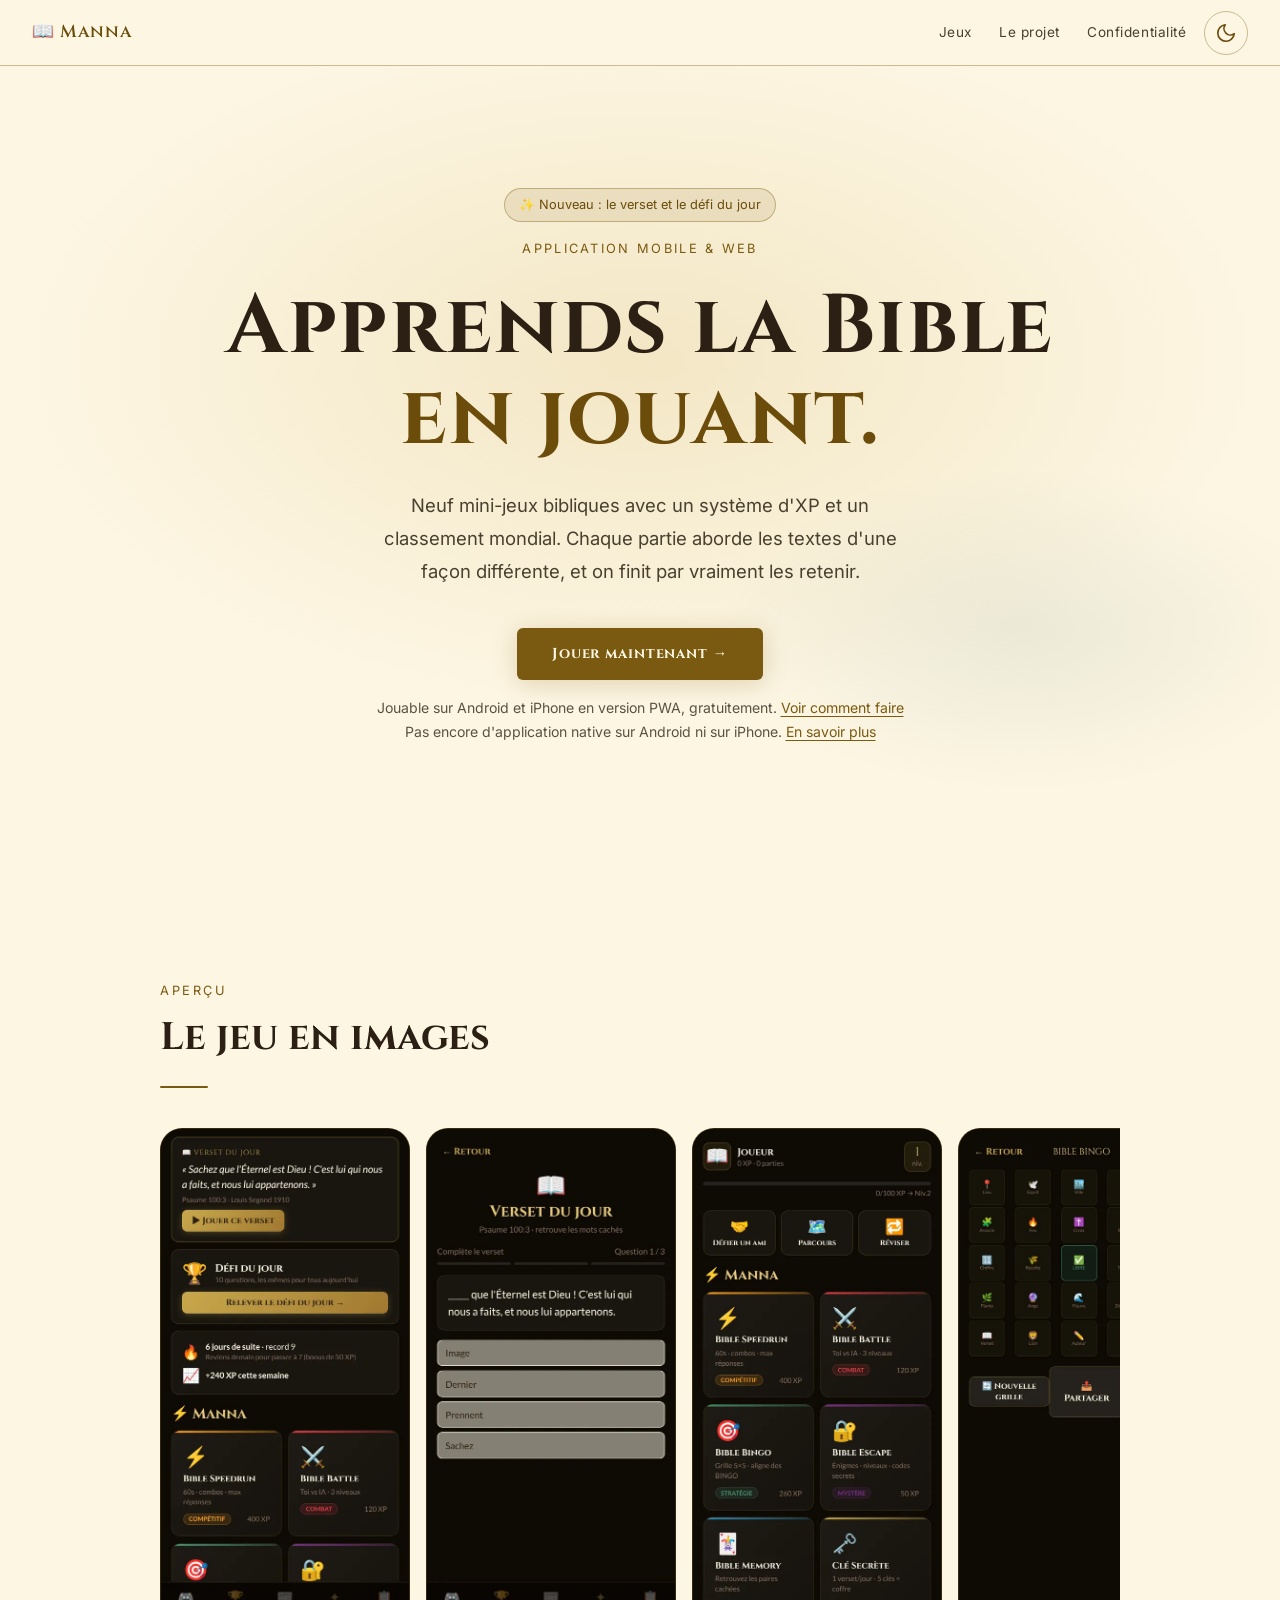
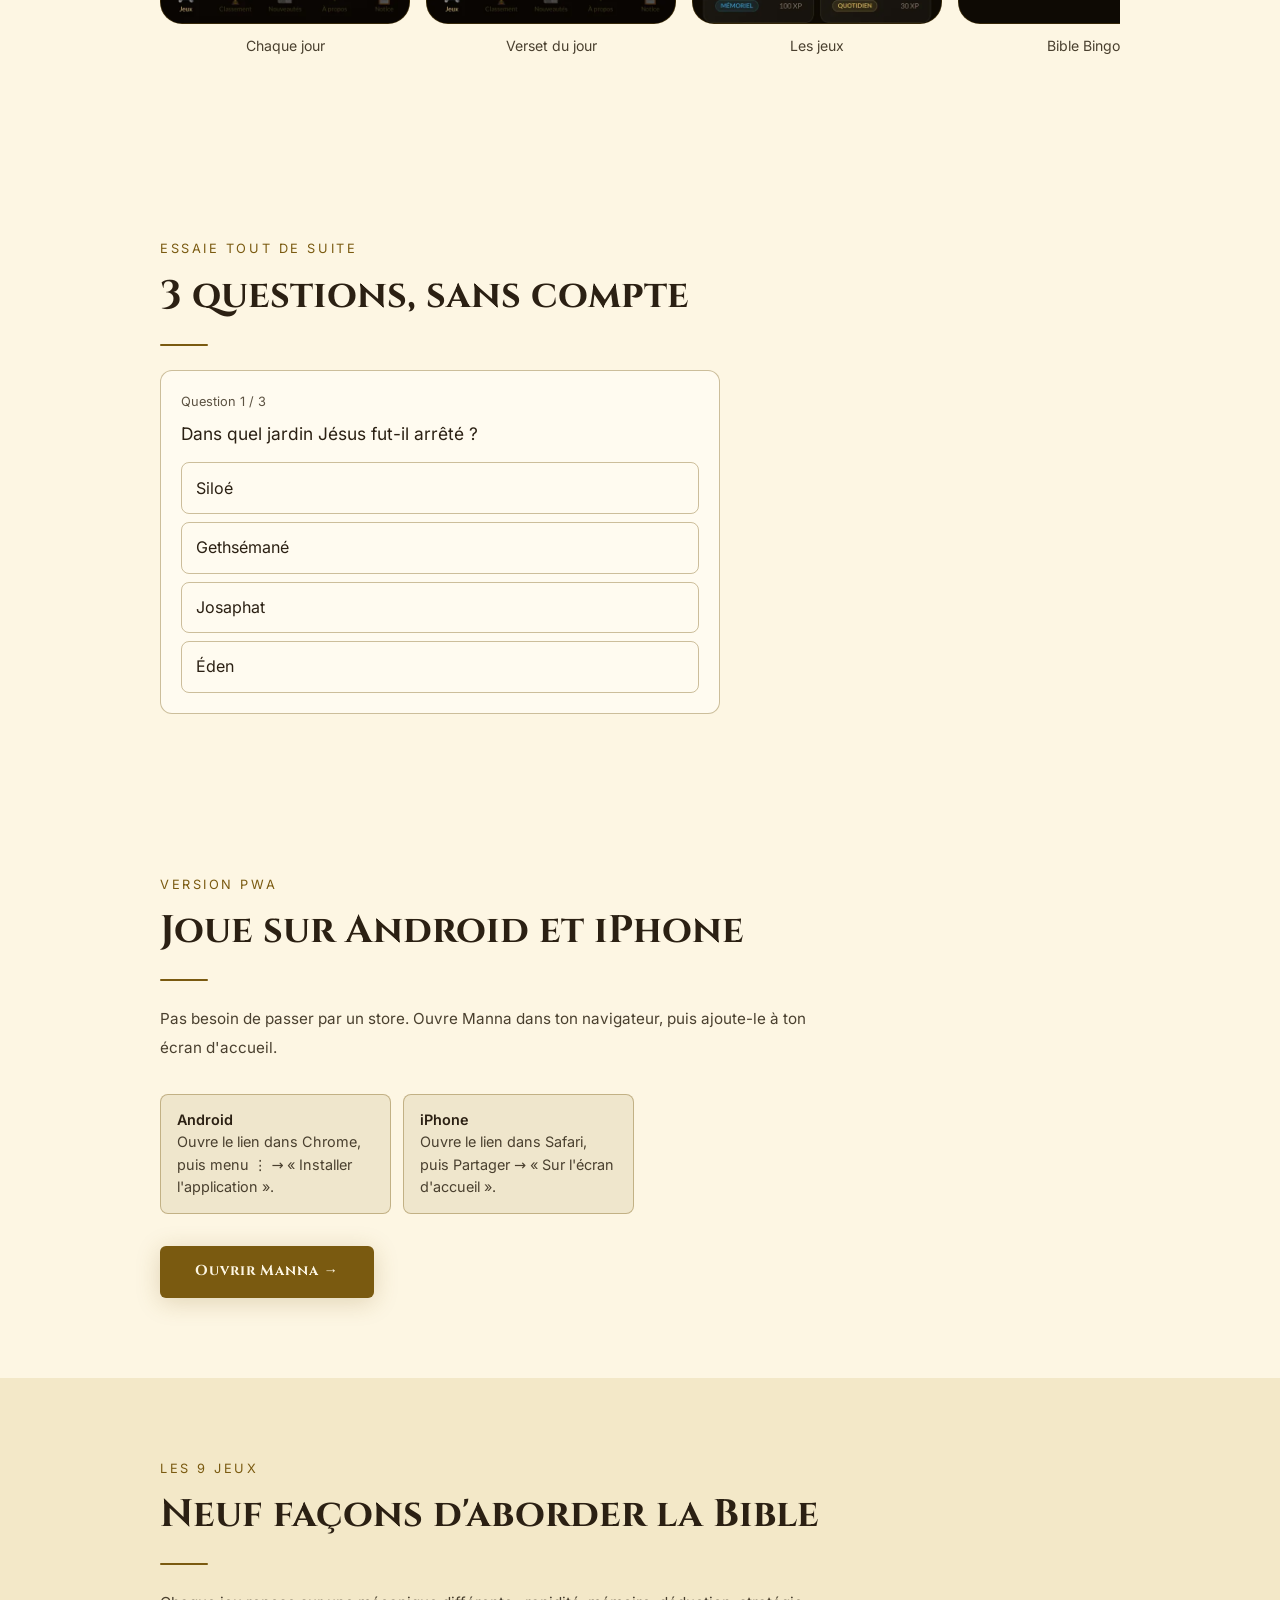
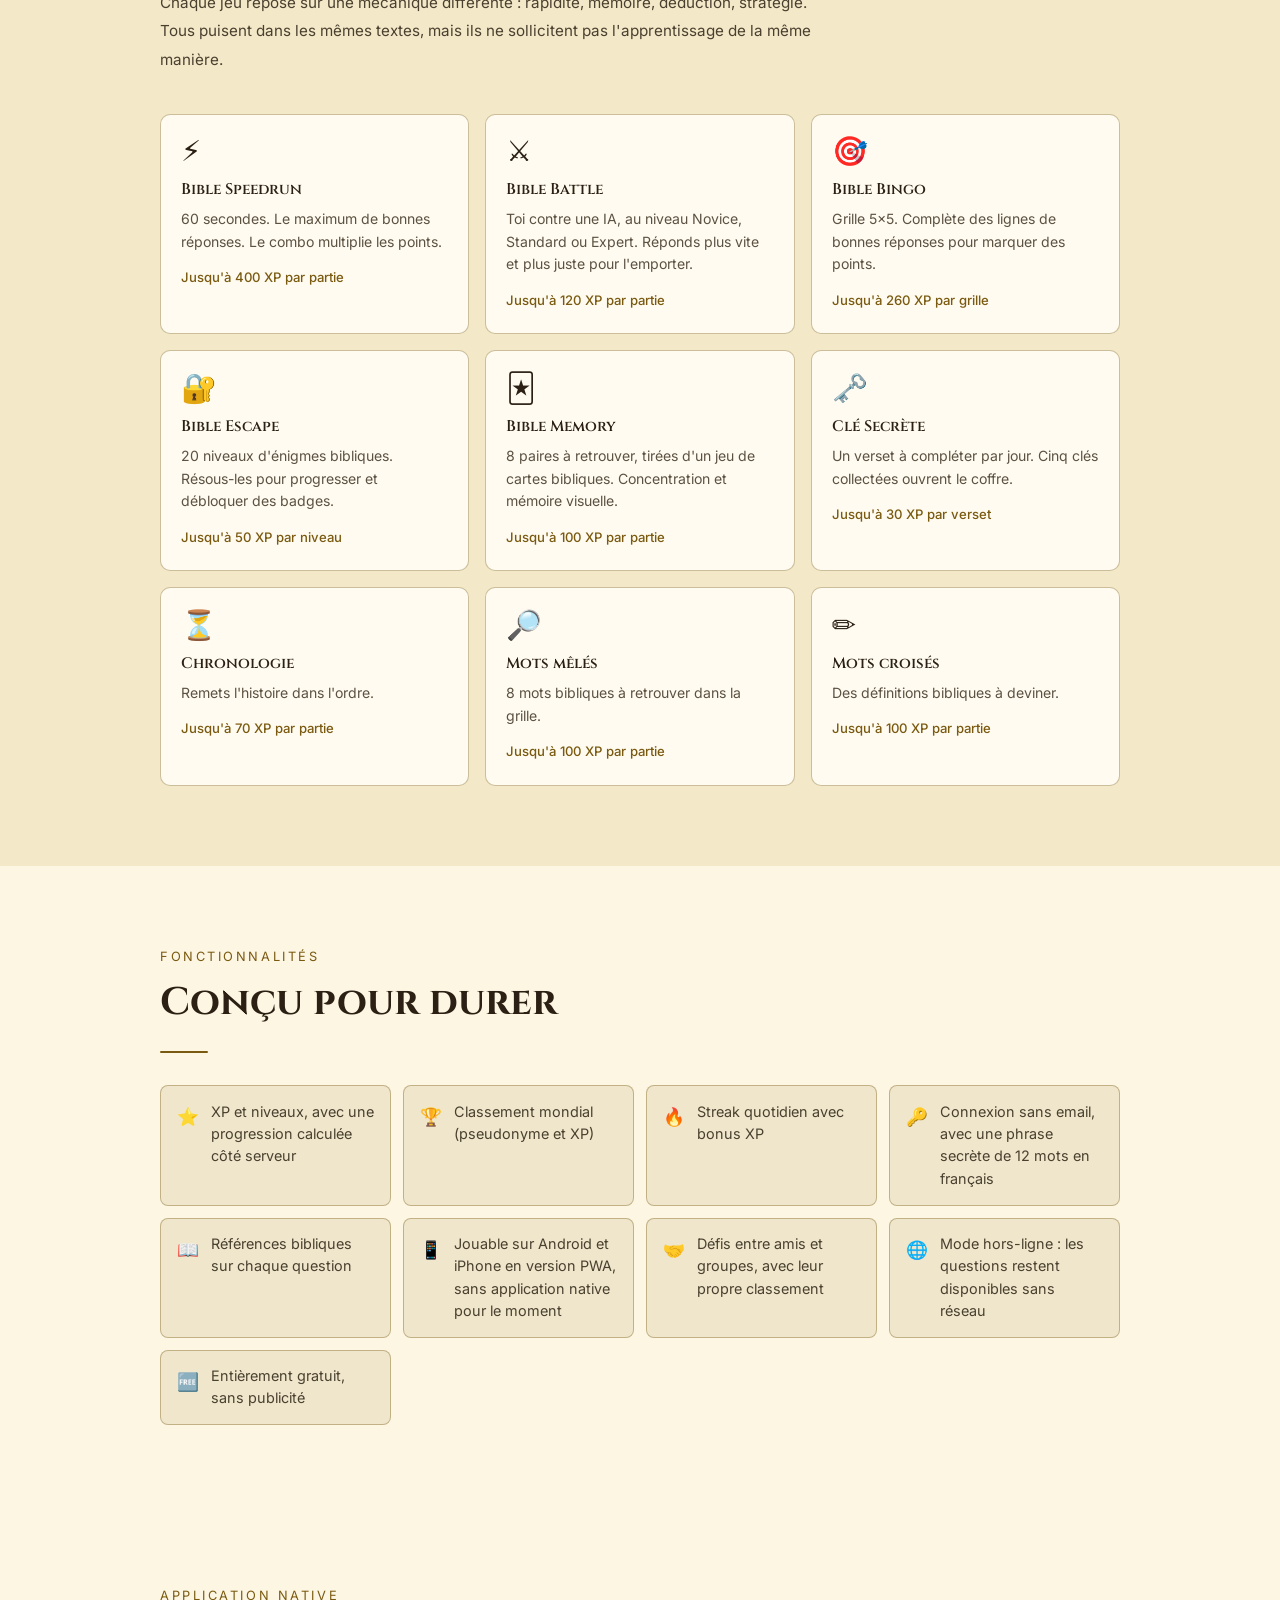
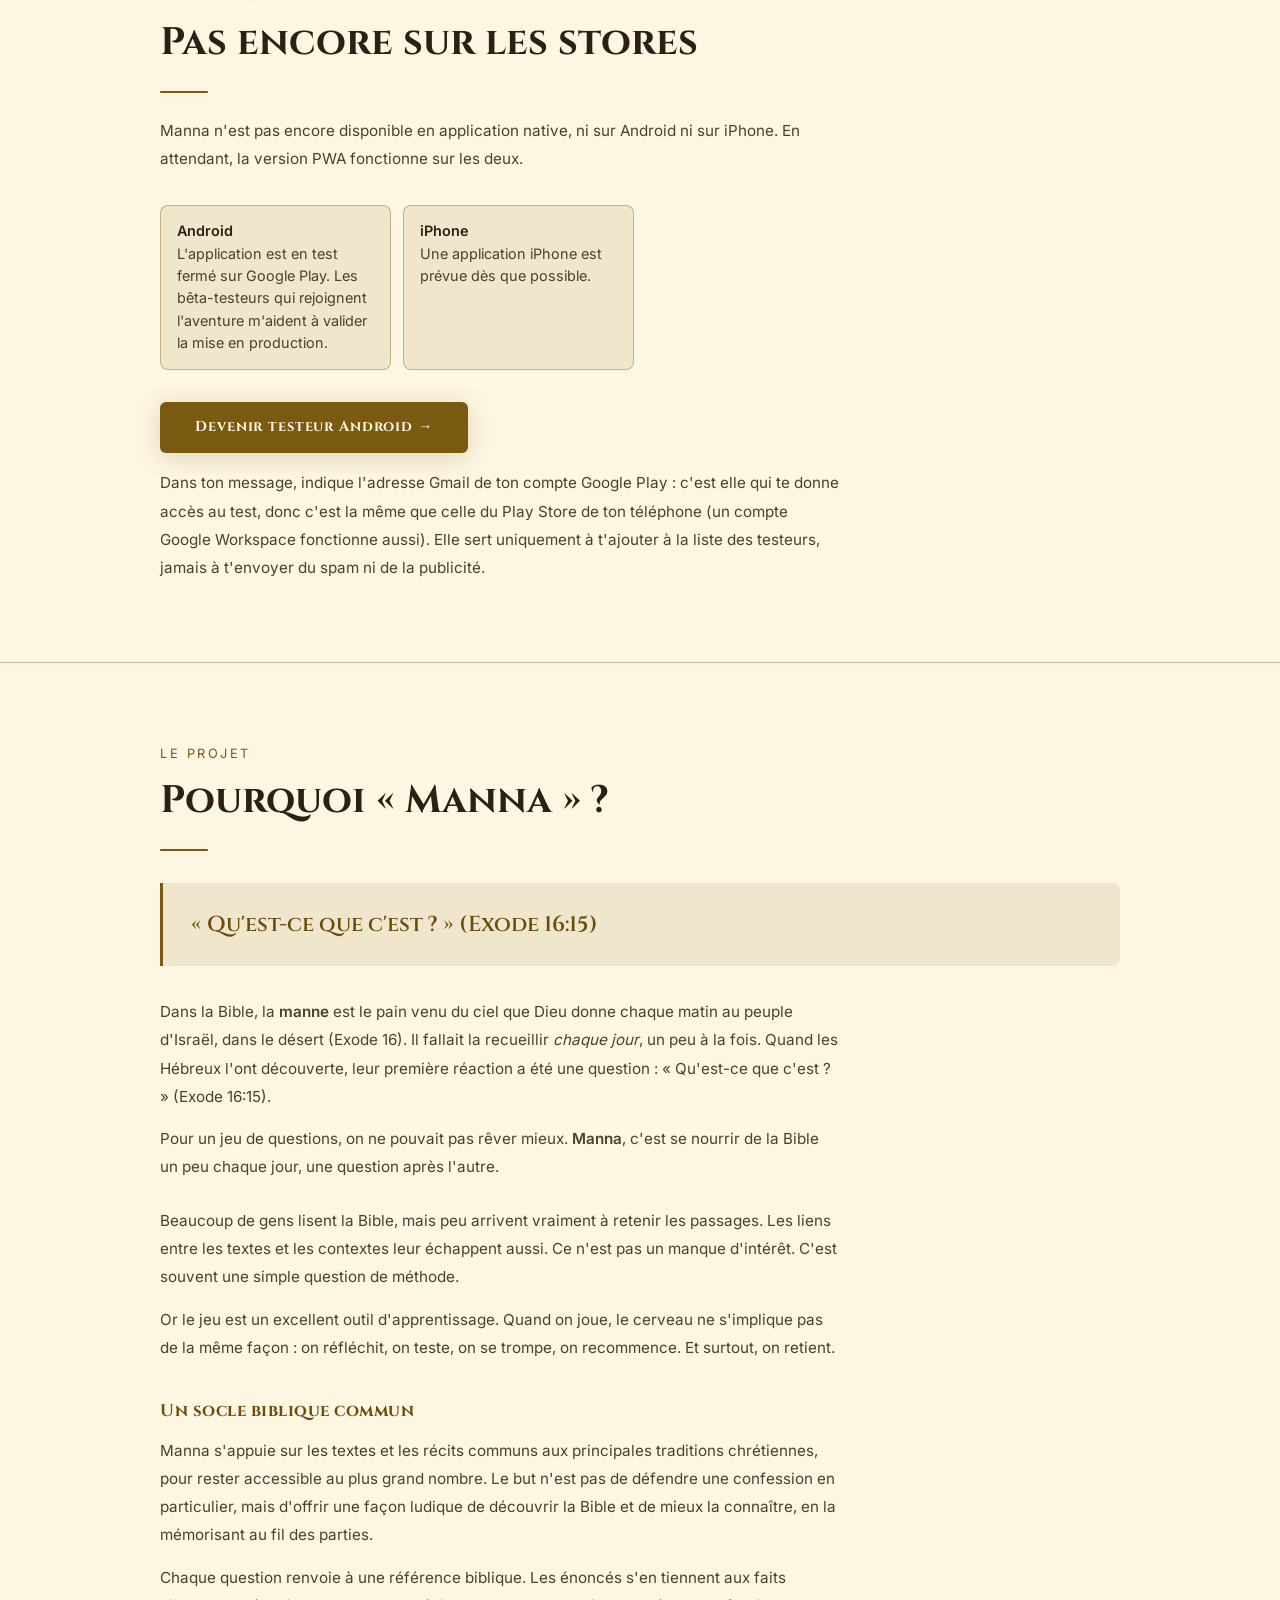
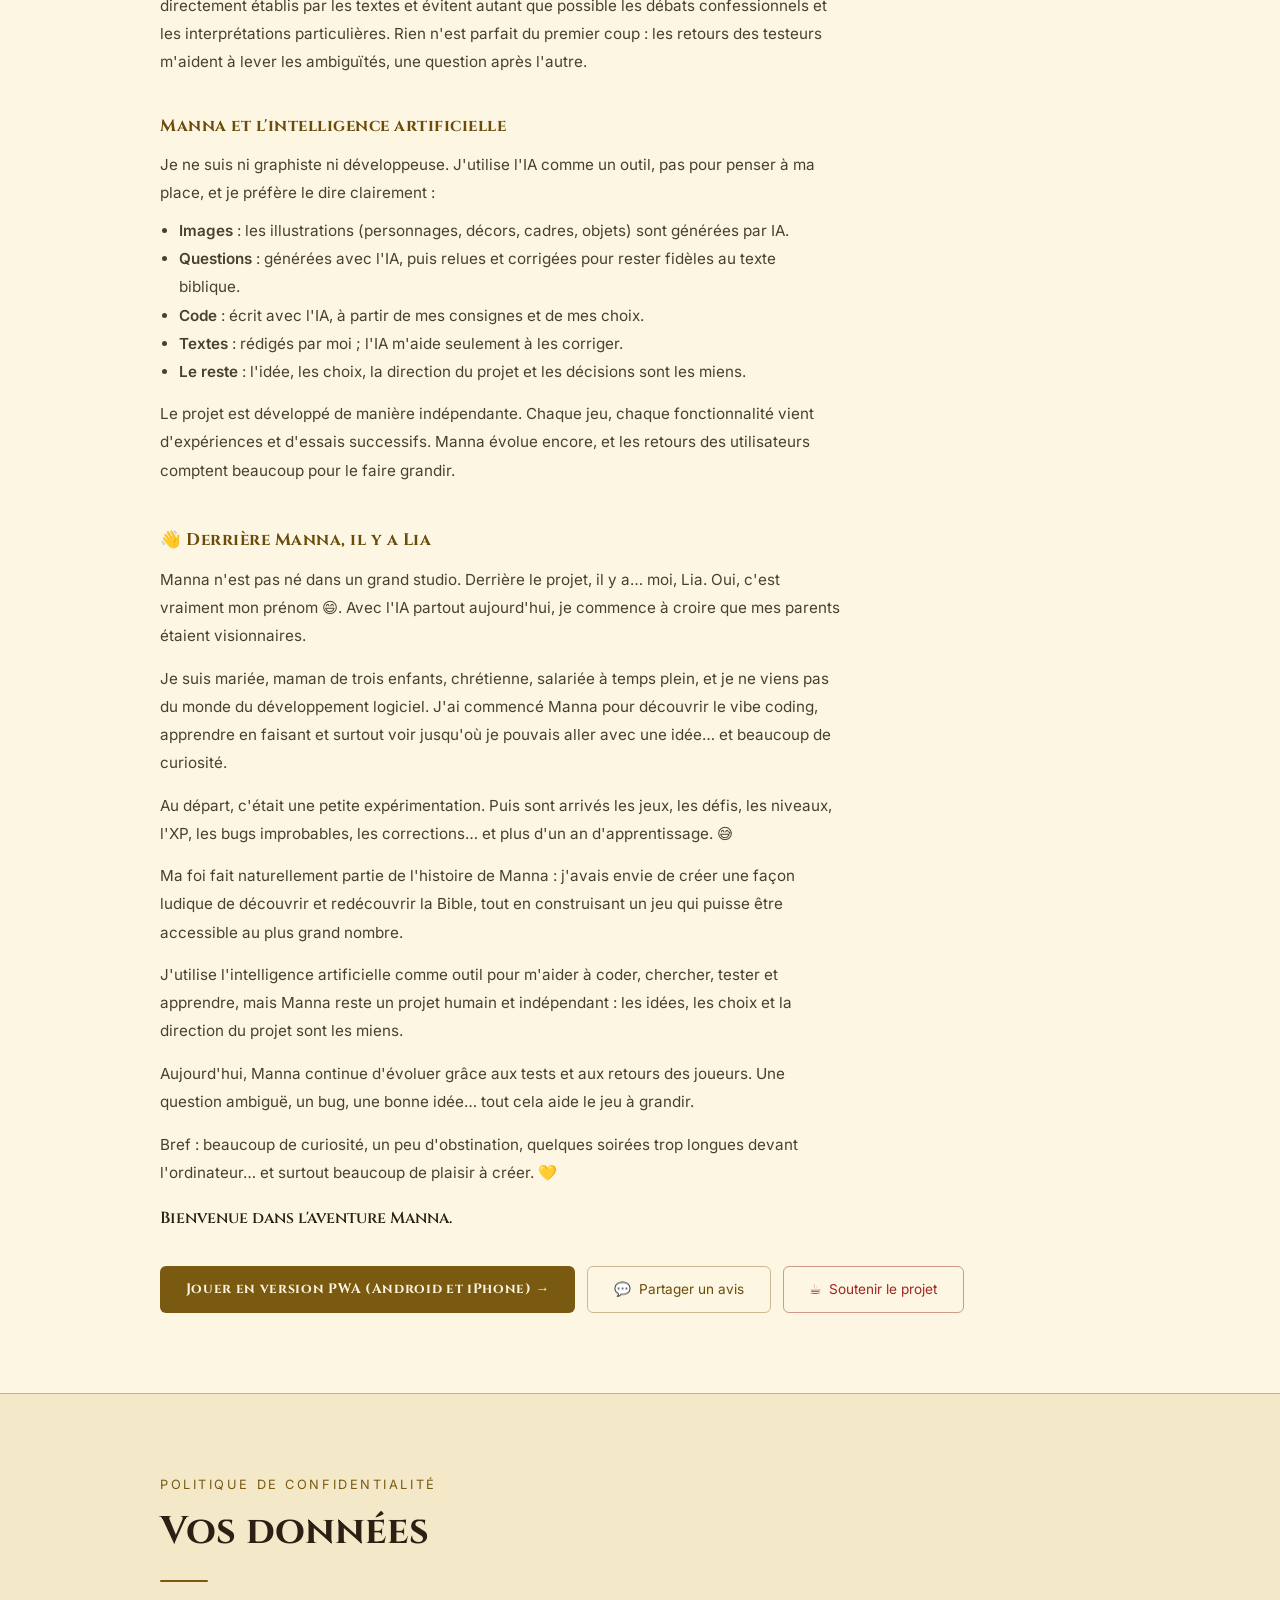
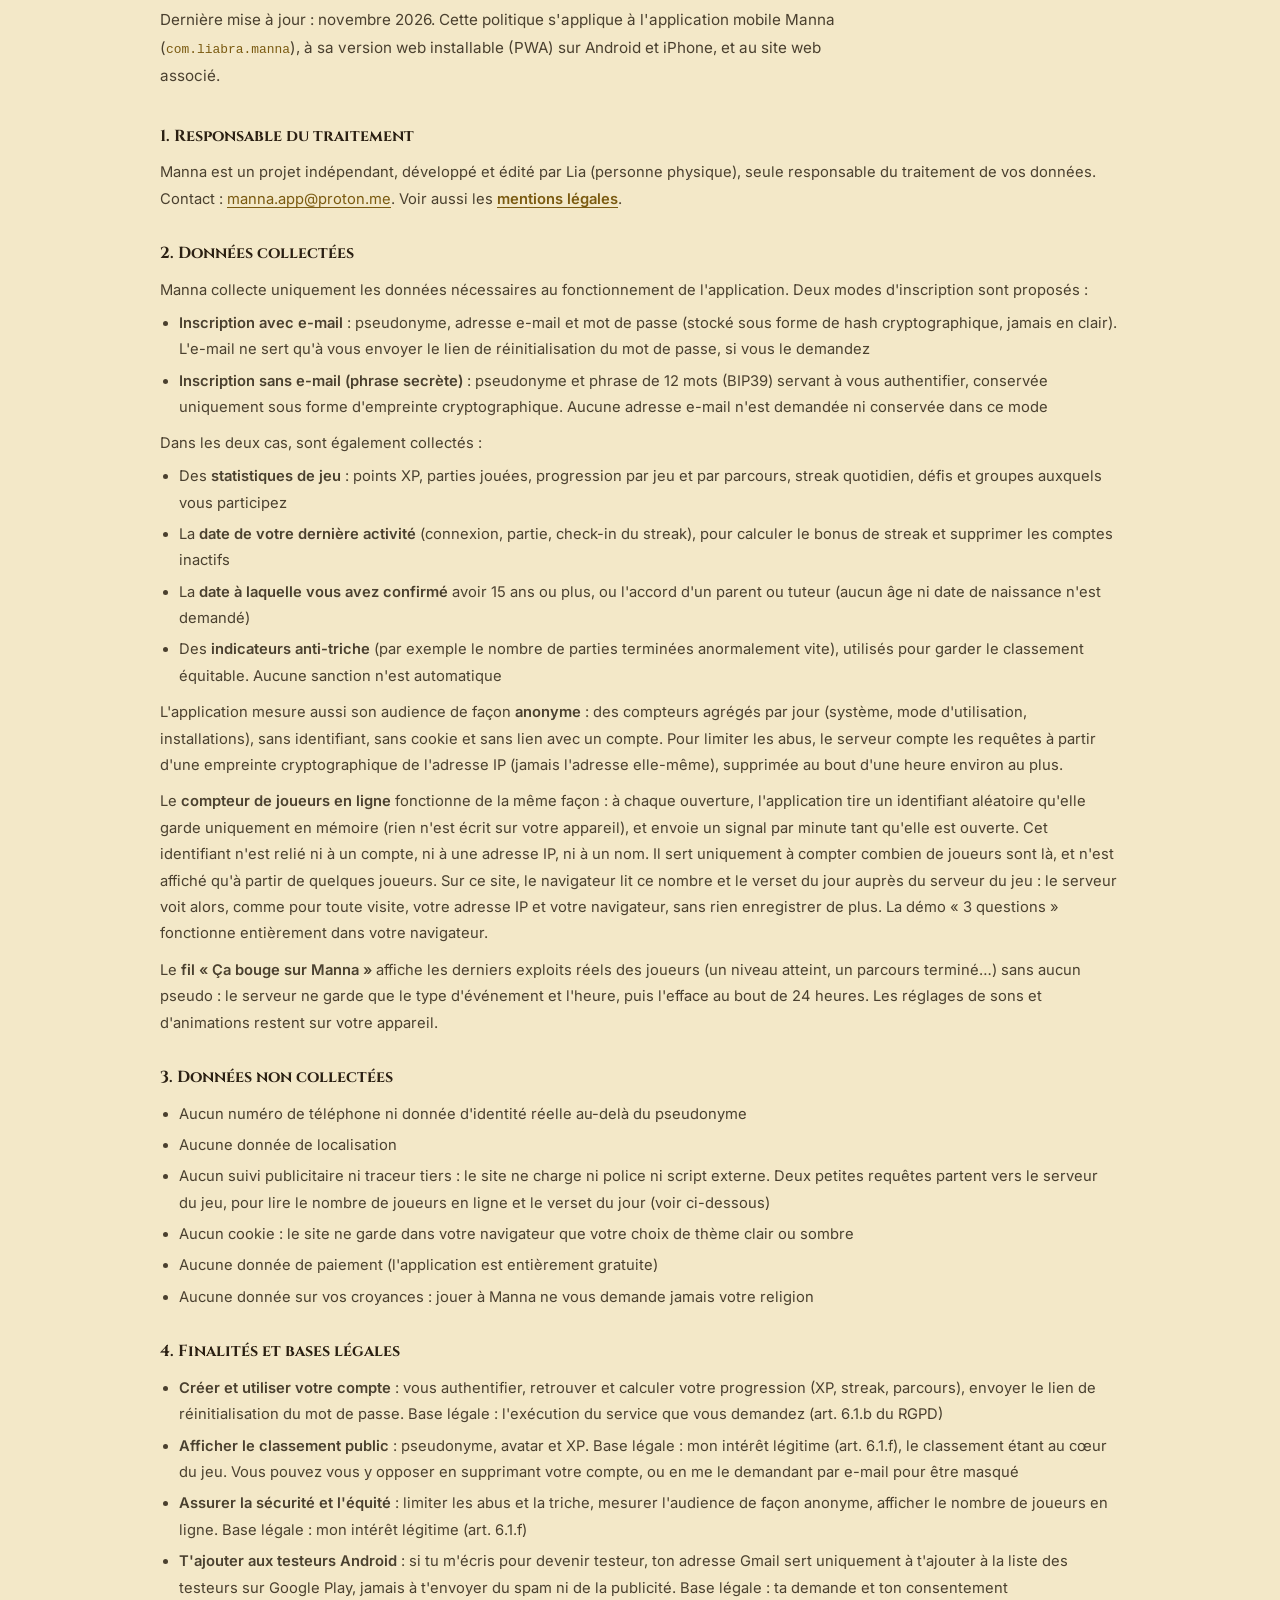
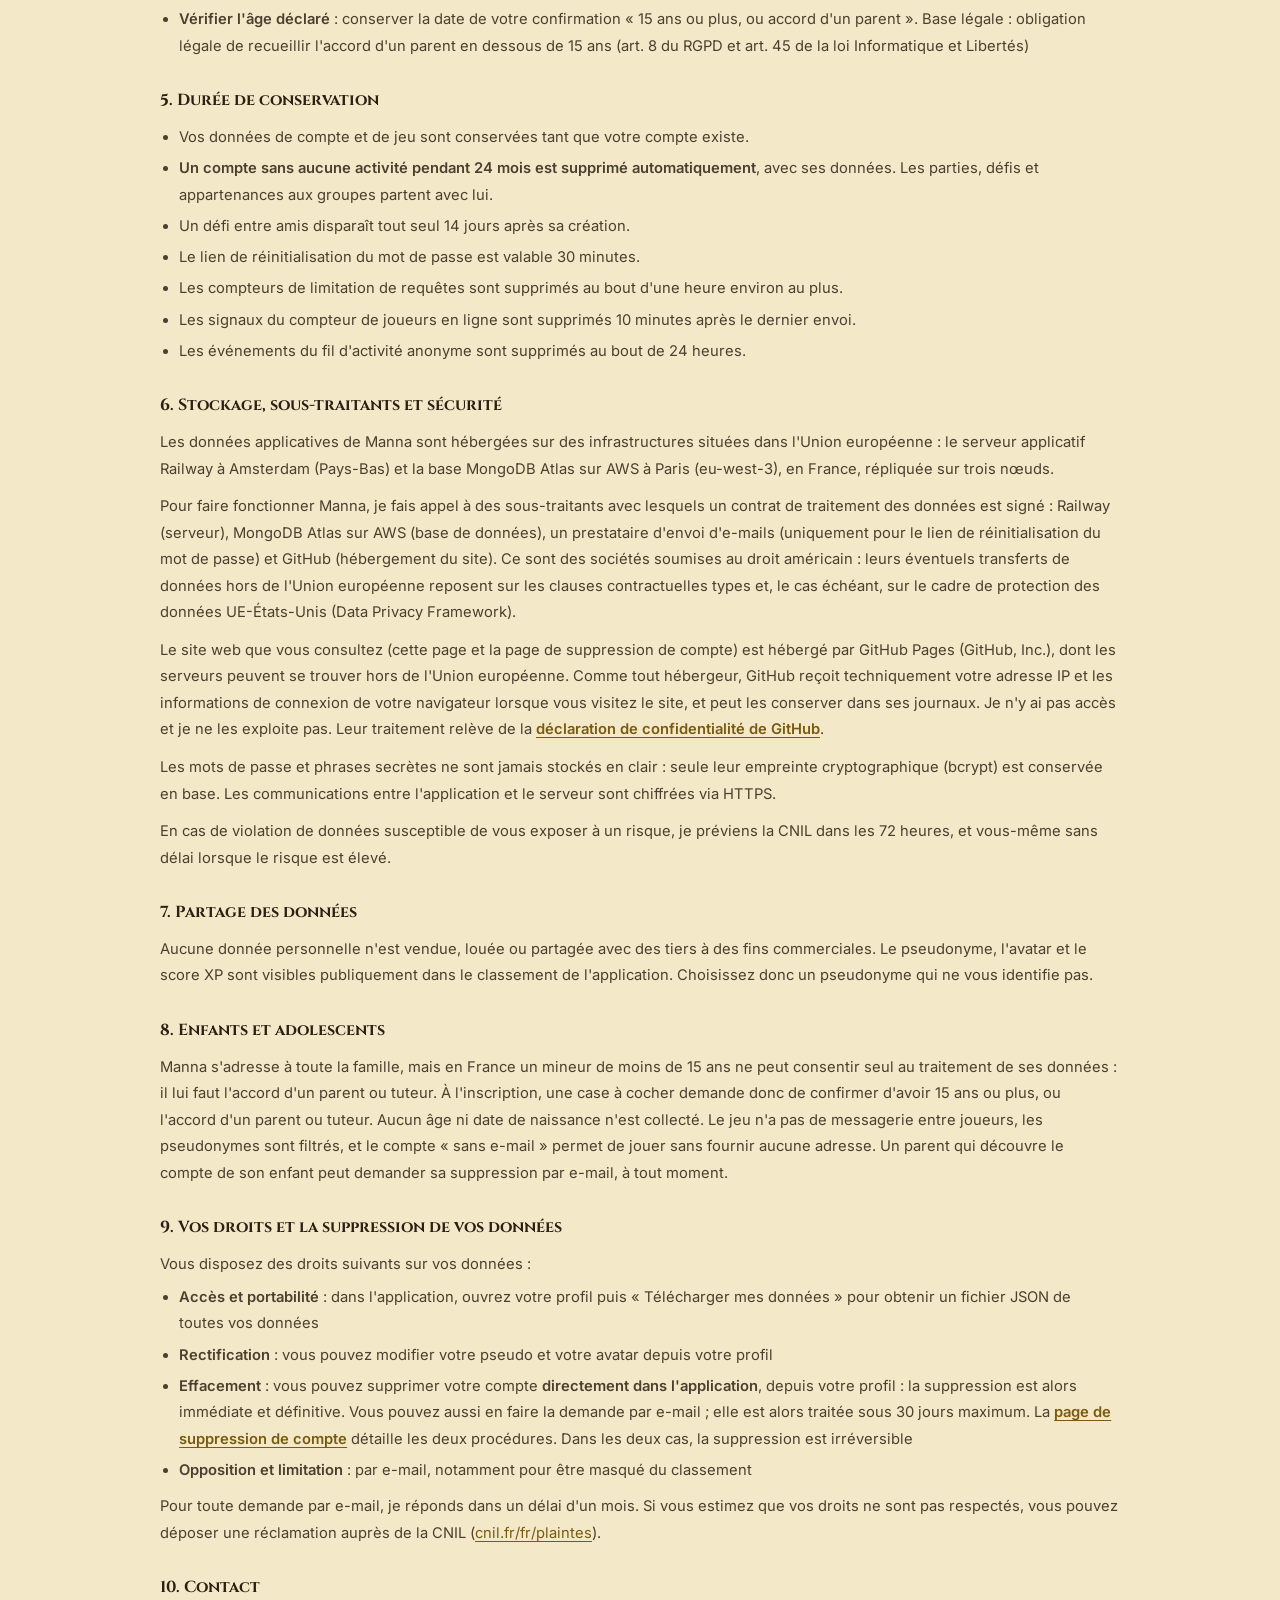
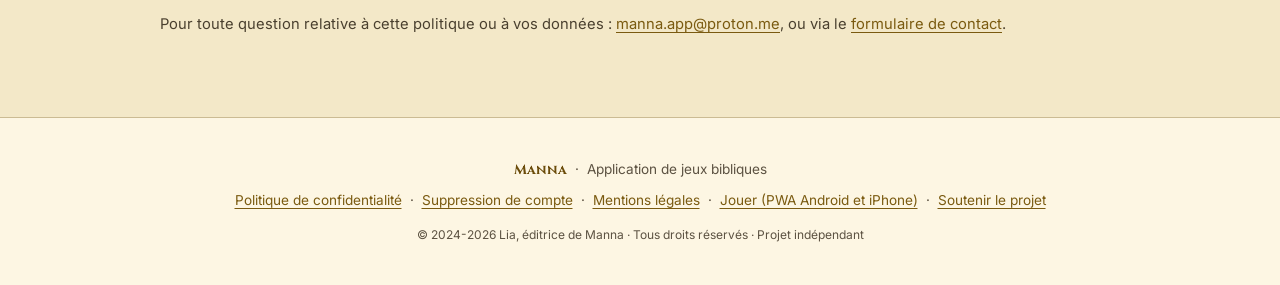
<file: index.html>
<!DOCTYPE html>
<html lang="fr">
<head>
  <meta charset="UTF-8" />
  <meta name="viewport" content="width=device-width, initial-scale=1.0" />
  <!-- Aucune ressource externe n'est chargée. Seule exception : le compteur de joueurs et le verset du jour sont lus sur le serveur du jeu (assets/live.js, assets/verse.js). -->
  <meta http-equiv="Content-Security-Policy" content="default-src 'none'; img-src 'self'; font-src 'self'; style-src 'self' 'unsafe-inline'; script-src 'self'; connect-src https://bibleduo-game-production.up.railway.app; base-uri 'none'; form-action 'none'" />
  <title>Manna : Apprends la Bible en jouant</title>
  <meta name="description" content="Manna est une application de jeux bibliques : Bible Speedrun, Bible Battle, Bible Bingo, Bible Escape, Bible Memory, Clé Secrète, Chronologie, Mots mêlés, Mots croisés. XP, classement, progression. Jouable sur Android et iPhone en version PWA." />
  <meta name="color-scheme" content="dark light" />
  <meta name="theme-color" content="#2b2013" media="(prefers-color-scheme: dark)" />
  <meta name="theme-color" content="#FDF6E3" media="(prefers-color-scheme: light)" />
  <link rel="canonical" href="https://liabra.github.io/bibleduo-site/" />

  <link rel="icon" href="favicon.ico" sizes="any" />
  <link rel="icon" type="image/png" sizes="192x192" href="icon-192.png" />
  <link rel="apple-touch-icon" href="apple-touch-icon.png" />

  <!-- Aperçu lors du partage (WhatsApp, Telegram, Facebook…) : les URL d'image doivent être absolues. -->
  <meta property="og:type" content="website" />
  <meta property="og:site_name" content="Manna" />
  <meta property="og:locale" content="fr_FR" />
  <meta property="og:url" content="https://liabra.github.io/bibleduo-site/" />
  <meta property="og:title" content="Manna : apprends la Bible en jouant" />
  <meta property="og:description" content="Quiz, défis et jeux bibliques. Gratuit, jouable sur Android et iPhone sans passer par un store." />
  <meta property="og:image" content="https://liabra.github.io/bibleduo-site/og-image.jpg" />
  <meta property="og:image:type" content="image/jpeg" />
  <meta property="og:image:width" content="1200" />
  <meta property="og:image:height" content="630" />
  <meta property="og:image:alt" content="Manna, apprends la Bible en jouant : un livre ouvert et des cartes de quiz dorées" />
  <meta name="twitter:card" content="summary_large_image" />

  <link rel="preload" href="assets/fonts/cinzel-latin-700-normal.woff2" as="font" type="font/woff2" crossorigin />
  <link rel="preload" href="assets/fonts/inter-latin-400-normal.woff2" as="font" type="font/woff2" crossorigin />
  <link rel="stylesheet" href="assets/fonts.css" />
  <script src="assets/theme.js"></script>
  <script src="assets/live.js" defer></script>
  <script src="assets/verse.js" defer></script>
  <script src="assets/demo.js" defer></script>
  <style>
    *, *::before, *::after { box-sizing: border-box; margin: 0; padding: 0; }

    :root {
      color-scheme: dark;
      --gold: #C9A84C;
      --gold-light: #E8C96A;
      --gold-dim: rgba(201,168,76,.15);
      --gold-border: rgba(201,168,76,.25);
      --ink: #2b2013;
      --ink-mid: #3a2c1a;
      --ink-card: #33261a;
      --parch: #FDF6E3;
      --gray: #AEA494;
      --gray-light: #CFC6B7;
      --sage: #52796F;
      --nav-bg: rgba(43,32,19,.88);
      --glow: rgba(201,168,76,.10);
      --glow-2: rgba(82,121,111,.08);
      --kofi: #ff8a87;
      --kofi-border: rgba(255,94,91,.35);
      --focus: #E8C96A;
      --cta-shadow: rgba(201,168,76,.25);
    }
    :root[data-theme="light"] {
      color-scheme: light;
      --gold: #7A5A10;
      --gold-light: #6B4C0A;
      --gold-dim: rgba(122,90,16,.10);
      --gold-border: rgba(122,90,16,.38);
      --ink: #FDF6E3;
      --ink-mid: #F3E8C8;
      --ink-card: #FFFBF0;
      --parch: #2b2013;
      --gray: #5C5242;
      --gray-light: #4A402F;
      --sage: #2F5D52;
      --nav-bg: rgba(253,246,227,.92);
      --glow: rgba(201,168,76,.20);
      --glow-2: rgba(82,121,111,.10);
      --kofi: #A12622;
      --kofi-border: rgba(161,38,34,.45);
      --focus: #6B4C0A;
      --cta-shadow: rgba(122,90,16,.22);
    }
    @media (prefers-color-scheme: light) {
      :root:not([data-theme="dark"]) {
        color-scheme: light;
        --gold: #7A5A10;
        --gold-light: #6B4C0A;
        --gold-dim: rgba(122,90,16,.10);
        --gold-border: rgba(122,90,16,.38);
        --ink: #FDF6E3;
        --ink-mid: #F3E8C8;
        --ink-card: #FFFBF0;
        --parch: #2b2013;
        --gray: #5C5242;
        --gray-light: #4A402F;
        --sage: #2F5D52;
        --nav-bg: rgba(253,246,227,.92);
        --glow: rgba(201,168,76,.20);
        --glow-2: rgba(82,121,111,.10);
        --kofi: #A12622;
        --kofi-border: rgba(161,38,34,.45);
        --focus: #6B4C0A;
        --cta-shadow: rgba(122,90,16,.22);
      }
    }

    html { scroll-padding-top: 4.5rem; }
    @media (prefers-reduced-motion: no-preference) {
      html { scroll-behavior: smooth; }
    }

    body {
      font-family: 'Inter', system-ui, -apple-system, 'Segoe UI', sans-serif;
      background: var(--ink);
      color: var(--parch);
      line-height: 1.7;
      overflow-x: hidden;
    }

    /* ── ACCESSIBILITE ── */
    .skip-link {
      position: absolute; left: .75rem; top: -5rem; z-index: 300;
      background: var(--gold); color: var(--ink);
      font-weight: 600; font-size: .95rem;
      padding: .7rem 1.1rem; border-radius: 6px; text-decoration: none;
    }
    .skip-link:focus { top: .75rem; }
    :focus-visible { outline: 3px solid var(--focus); outline-offset: 3px; border-radius: 4px; }
    main:focus { outline: none; }
    .section-body a, .privacy-block a, .hero-note a { text-decoration: underline; text-underline-offset: .2em; }
    @media (prefers-reduced-motion: reduce) {
      *, *::before, *::after { transition-duration: .01ms !important; animation-duration: .01ms !important; }
      .game-card:hover, .hero-cta:hover { transform: none; }
    }

    /* ── NAV ── */
    nav {
      position: fixed; top: 0; left: 0; right: 0; z-index: 100;
      display: flex; align-items: center; justify-content: space-between;
      padding: .5rem 2rem;
      background: var(--nav-bg);
      -webkit-backdrop-filter: blur(12px);
      backdrop-filter: blur(12px);
      border-bottom: 1px solid var(--gold-border);
    }
    .nav-logo {
      font-family: 'Cinzel', Georgia, serif;
      font-size: 1.1rem; letter-spacing: .06em;
      color: var(--gold-light);
      text-decoration: none;
      display: inline-block; padding: .6rem 0; white-space: nowrap;
    }
    .nav-right { display: flex; align-items: center; gap: .75rem; }
    .nav-links { display: flex; gap: 1rem; }
    .nav-links a {
      display: inline-block; padding: .65rem .35rem; white-space: nowrap;
      font-size: .85rem; color: var(--gray-light);
      text-decoration: none; letter-spacing: .04em;
      transition: color .2s;
    }
    .nav-links a:hover { color: var(--gold-light); text-decoration: underline; text-underline-offset: .25em; }
    .theme-toggle {
      display: none; align-items: center; justify-content: center;
      width: 44px; height: 44px; border-radius: 50%;
      background: transparent; color: var(--gold-light);
      border: 1px solid var(--gold-border); cursor: pointer;
    }
    .theme-toggle:hover { background: var(--gold-dim); }
    .js .theme-toggle { display: inline-flex; }
    .theme-toggle svg { width: 22px; height: 22px; fill: none; stroke: currentColor; stroke-width: 1.8; stroke-linecap: round; stroke-linejoin: round; }
    .theme-toggle .icon-moon { display: none; }
    .theme-toggle[data-mode="light"] .icon-sun { display: none; }
    .theme-toggle[data-mode="light"] .icon-moon { display: block; }

    /* ── HERO ── */
    .hero {
      min-height: 100vh;
      display: flex; flex-direction: column;
      align-items: center; justify-content: center;
      text-align: center;
      padding: 6rem 1.5rem 4rem;
      position: relative;
      overflow: hidden;
    }
    .hero::before {
      content: '';
      position: absolute; inset: 0;
      background:
        radial-gradient(ellipse 70% 55% at 50% 40%, var(--glow) 0%, transparent 70%),
        radial-gradient(ellipse 40% 30% at 80% 70%, var(--glow-2) 0%, transparent 60%);
      pointer-events: none;
    }
    .hero > * { position: relative; }
    .hero-eyebrow {
      font-size: .8rem; letter-spacing: .18em; text-transform: uppercase;
      color: var(--gold); margin-bottom: 1.4rem;
    }
    .hero h1 {
      font-family: 'Cinzel', Georgia, serif;
      font-size: clamp(2.8rem, 7vw, 5.2rem);
      font-weight: 700; line-height: 1.1;
      letter-spacing: .02em;
      color: var(--parch);
      margin-bottom: 1.5rem;
    }
    .hero h1 span { color: var(--gold-light); }
    .hero-sub {
      font-size: clamp(.95rem, 2.2vw, 1.15rem);
      color: var(--gray-light); max-width: 560px;
      margin: 0 auto 2.5rem; line-height: 1.8;
    }
    .hero-cta {
      display: inline-flex; align-items: center; gap: .6rem;
      background: var(--gold); color: var(--ink);
      font-family: 'Cinzel', Georgia, serif; font-weight: 700;
      font-size: .9rem; letter-spacing: .06em;
      padding: .85rem 2.2rem; border-radius: 6px;
      text-decoration: none;
      transition: background .2s, transform .15s;
      box-shadow: 0 4px 24px var(--cta-shadow);
    }
    .hero-cta:hover { background: var(--gold-light); transform: translateY(-2px); }
    .actions { margin-top: 2rem; display: flex; gap: .75rem; flex-wrap: wrap; }
    .btn {
      display: inline-flex; align-items: center; justify-content: center; gap: .5rem;
      text-align: center; text-wrap: balance;
      font-size: .85rem; padding: .7rem 1.6rem; border-radius: 6px;
      text-decoration: none; min-height: 44px; box-sizing: border-box; max-width: 100%;
    }
    .btn-primary { background: var(--gold); color: var(--ink); font-family: 'Cinzel', serif; font-weight: 700; letter-spacing: .05em; }
    .btn-primary:hover { background: var(--gold-light); }
    .btn-ghost { background: transparent; color: var(--gold-light); border: 1px solid var(--gold-border); }
    .nowrap { white-space: nowrap; }
    .live-note { display:flex; width:fit-content; max-width:92%; align-items:center; justify-content:center; gap:.55rem; margin:1.1rem auto 0; padding:.45rem 1rem; border-radius:999px; border:1px solid var(--gold); font-size:.9rem; line-height:1.35; text-align:left; }
    .live-note[hidden] { display:none; }
    .news-pill { display:inline-block; margin:0 auto 1rem; padding:.3rem .85rem; border-radius:999px; border:1px solid var(--gold-border); background:var(--gold-dim); color:var(--gold-light); font-size:.8rem; text-decoration:none; }
    .news-pill:hover { border-color:var(--gold); }
    #verset { padding-top:0; padding-bottom:1rem; }
    #verset[hidden], #demo[hidden], [data-verse-play][hidden], [data-verse-fallback][hidden], .verse-game[hidden], [data-verse-intro][hidden] { display:none; }
    .verse-game { text-align:left; }
    button.btn { cursor:pointer; font-size:.85rem; }
    button.btn-primary { border:0; }
    .verse-card { max-width:620px; margin:0 auto; text-align:center; background:var(--ink-card); border:1px solid var(--gold-border); border-radius:12px; padding:1.25rem 1.2rem; }
    .verse-label { font-size:.75rem; letter-spacing:.12em; color:var(--gold); font-family:'Cinzel', serif; margin:0 0 .5rem; }
    .verse-text { font-style:italic; font-size:1.08rem; line-height:1.6; color:var(--parch); margin:0 0 .4rem; }
    .verse-ref { font-size:.8rem; color:var(--gray); margin:0 0 .9rem; }
    .demo-box { max-width:560px; margin:0; background:var(--ink-card); border:1px solid var(--gold-border); border-radius:12px; padding:1.25rem; }
    .demo-count { font-size:.8rem; color:var(--gray); margin:0 0 .4rem; }
    .demo-q { font-size:1.08rem; color:var(--parch); margin:0 0 .9rem; }
    .demo-opts { display:grid; gap:.5rem; }
    .demo-opt { font:inherit; text-align:left; padding:.7rem .9rem; min-height:44px; border-radius:8px; border:1px solid var(--gold-border); background:transparent; color:var(--parch); cursor:pointer; }
    .demo-opt:hover:not(:disabled) { border-color:var(--gold); background:var(--gold-dim); }
    .demo-opt:disabled { cursor:default; }
    .demo-opt.ok { border-color:#22c55e; background:rgba(34,197,94,.14); }
    .demo-opt.ko { border-color:#ef4444; background:rgba(239,68,68,.12); }
    .demo-fb { margin-top:.9rem; }
    .demo-fb strong { display:block; margin-bottom:.75rem; }
    .demo-fb p { margin:.35rem 0 .8rem; color:var(--gray-light); font-size:.92rem; }
    .demo-end { text-align:center; }
    .demo-score { font-family:'Cinzel', serif; font-size:2rem; color:var(--gold-light); margin:0; }
    .demo-actions { display:flex; gap:.6rem; justify-content:center; flex-wrap:wrap; margin-top:.8rem; }
    .live-dot { width:8px; height:8px; border-radius:50%; background:#22c55e; box-shadow:0 0 6px #22c55e; flex:none; }
    .hero-note {
      margin-top: 1rem;
      font-size: .88rem; color: var(--gray);
    }

    /* ── SECTION BASE ── */
    section { padding: 5rem 1.5rem; }
    .container { max-width: 960px; margin: 0 auto; }
    .section-label {
      font-size: .8rem; letter-spacing: .2em; text-transform: uppercase;
      color: var(--gold); margin-bottom: .75rem;
    }
    .section-title {
      font-family: 'Cinzel', Georgia, serif;
      font-size: clamp(1.6rem, 3.5vw, 2.4rem);
      color: var(--parch); margin-bottom: 1rem; line-height: 1.25;
    }
    .section-body {
      color: var(--gray-light); font-size: .95rem; line-height: 1.85;
      max-width: 680px;
    }
    .section-body + .section-body { margin-top: .9rem; }

    /* ── DIVIDER ── */
    .divider {
      width: 48px; height: 2px;
      background: var(--gold);
      margin: 1.5rem 0;
      border-radius: 1px;
    }

    /* ── APERCU (captures) ── */
    .screens {
      display: flex; gap: 1rem; margin-top: 2rem;
      padding: .5rem .25rem 1.25rem;
      overflow-x: auto; scroll-snap-type: x proximity;
    }
    .screens figure { flex: 0 0 min(250px, 68vw); scroll-snap-align: start; }
    .screens img {
      display: block; width: 100%; height: auto;
      border-radius: 22px; border: 1px solid var(--gold-border);
      background: #0d0a05;
    }
    .screens figcaption { margin-top: .6rem; font-size: .88rem; color: var(--gray-light); text-align: center; }

    /* ── GAMES GRID ── */
    #jeux { background: var(--ink-mid); }
    .games-grid {
      display: grid;
      grid-template-columns: repeat(auto-fill, minmax(260px, 1fr));
      gap: 1rem; margin-top: 2.5rem;
    }
    .game-card {
      background: var(--ink-card);
      border: 1px solid var(--gold-border);
      border-radius: 10px; padding: 1.4rem 1.25rem;
      transition: border-color .2s, transform .15s;
    }
    .game-card:hover { border-color: var(--gold); transform: translateY(-3px); }
    .game-icon { font-size: 1.8rem; margin-bottom: .7rem; line-height: 1; }
    .game-name {
      font-family: 'Cinzel', Georgia, serif; font-size: .95rem; font-weight: 600;
      color: var(--parch); margin-bottom: .35rem;
    }
    .game-desc { font-size: .88rem; color: var(--gray); line-height: 1.6; }
    .game-xp {
      margin-top: .8rem; font-size: .82rem;
      color: var(--gold); font-weight: 500;
    }

    /* ── FEATURES ── */
    .features-list {
      display: grid;
      grid-template-columns: repeat(auto-fill, minmax(220px, 1fr));
      gap: .75rem; margin-top: 2rem;
    }
    .feature-item {
      display: flex; gap: .75rem; align-items: flex-start;
      padding: .9rem 1rem;
      background: var(--gold-dim);
      border: 1px solid var(--gold-border);
      border-radius: 8px;
    }
    .feature-icon { font-size: 1.1rem; flex-shrink: 0; margin-top: .1rem; }
    .feature-text { font-size: .9rem; color: var(--gray-light); line-height: 1.55; }

    /* ── PHILOSOPHY ── */
    #philosophie { border-top: 1px solid var(--gold-border); }
    .pull-quote {
      font-family: 'Cinzel', Georgia, serif;
      font-size: clamp(1.05rem, 2.2vw, 1.35rem);
      color: var(--gold-light);
      line-height: 1.65;
      padding: 1.5rem 1.75rem;
      border-left: 3px solid var(--gold);
      margin: 2rem 0;
      background: var(--gold-dim);
      border-radius: 0 8px 8px 0;
    }

    /* ── PRIVACY ── */
    #confidentialite {
      background: var(--ink-mid);
      border-top: 1px solid var(--gold-border);
    }
    .privacy-block { margin-top: 2rem; }
    .privacy-block h3 {
      font-family: 'Cinzel', Georgia, serif; font-size: 1rem;
      color: var(--parch); margin-bottom: .6rem;
    }
    .privacy-block p, .privacy-block li {
      font-size: .92rem; color: var(--gray-light); line-height: 1.8;
    }
    .privacy-block ul { padding-left: 1.2rem; margin-top: .4rem; }
    .privacy-block li { margin-bottom: .3rem; }
    .privacy-block + .privacy-block { margin-top: 1.75rem; }

    /* ── FOOTER ── */
    footer {
      text-align: center; padding: 2.5rem 1.5rem;
      border-top: 1px solid var(--gold-border);
      font-size: .85rem; color: var(--gray);
    }
    footer a { color: var(--gold); text-decoration: underline; text-underline-offset: .2em; }
    footer a:hover { color: var(--gold-light); }

    /* ── MOBILE ── */
    @media (max-width: 600px) {
      /* Deux lignes : logo + bouton de thème en haut, les trois liens en dessous, bien alignés. */
      nav {
        display: grid; grid-template-columns: 1fr auto;
        grid-template-areas: "logo toggle" "links links";
        align-items: center; padding: .25rem 1rem 0;
      }
      .nav-right { display: contents; }
      .nav-logo { grid-area: logo; }
      .theme-toggle { grid-area: toggle; }
      .nav-links {
        grid-area: links; justify-content: space-between; gap: .25rem;
        border-top: 1px solid var(--gold-border);
      }
      .nav-links a { flex: 1; text-align: center; }
      html { scroll-padding-top: 7.5rem; }
      .hero { padding-top: 8.5rem; }
      .btn { flex: 1 1 100%; }
      section { padding: 3.5rem 1.2rem; }
    }
    /* Sous ~380 px, logo + 3 liens + bouton de thème dépassaient la largeur de l'écran. */
    @media (max-width: 400px) {
      nav { padding: .35rem .7rem; }
      .nav-logo { font-size: .95rem; letter-spacing: .02em; }
      .nav-right { gap: .2rem; }
      .nav-links { gap: .1rem; }
      .nav-links a { font-size: .8rem; letter-spacing: 0; padding: .65rem .3rem; }
      .theme-toggle { width: 40px; height: 40px; }
    }
  </style>
</head>
<body>

<a class="skip-link" href="#contenu">Aller au contenu</a>

<!-- NAV -->
<header>
<nav aria-label="Navigation principale">
  <a href="#" class="nav-logo"><span aria-hidden="true">📖</span> Manna</a>
  <div class="nav-right">
    <div class="nav-links">
      <a href="#jeux">Jeux</a>
      <a href="#philosophie">Le projet</a>
      <a href="#confidentialite">Confidentialité</a>
    </div>
    <button type="button" class="theme-toggle" data-theme-toggle aria-label="Changer de thème" title="Changer de thème">
      <svg class="icon-sun" viewBox="0 0 24 24" aria-hidden="true" focusable="false"><circle cx="12" cy="12" r="4"/><path d="M12 2v2M12 20v2M4.9 4.9l1.4 1.4M17.7 17.7l1.4 1.4M2 12h2M20 12h2M4.9 19.1l1.4-1.4M17.7 6.3l1.4-1.4"/></svg>
      <svg class="icon-moon" viewBox="0 0 24 24" aria-hidden="true" focusable="false"><path d="M21 12.8A9 9 0 1 1 11.2 3a7 7 0 0 0 9.8 9.8z"/></svg>
    </button>
  </div>
</nav>
</header>

<main id="contenu" tabindex="-1">

<!-- HERO -->
<section class="hero" aria-labelledby="titre-accueil">
  <a class="news-pill" href="#apercu">✨ Nouveau : le verset et le défi du jour</a>
  <p class="hero-eyebrow">Application mobile &amp; web</p>
  <h1 id="titre-accueil">Apprends la Bible<br /><span>en jouant.</span></h1>
  <p class="hero-sub">
    Neuf mini-jeux bibliques avec un système d'XP et un classement mondial.
    Chaque partie aborde les textes d'une façon différente, et on finit par vraiment les retenir.
  </p>
  <a href="https://bibleduo-game-production.up.railway.app" target="_blank" rel="noopener" class="hero-cta">
    Jouer maintenant →
  </a>
  <p class="live-note" id="live-count" role="status" hidden><span class="live-dot" aria-hidden="true"></span><span data-live-text></span></p>
  <p class="hero-note">
    Jouable sur Android et iPhone en version PWA, gratuitement.
    <a href="#installer" style="color:var(--gold);">Voir comment faire</a><br />
    Pas encore d'application native sur Android ni sur iPhone.
    <a href="#application" style="color:var(--gold);">En savoir plus</a>
  </p>
</section>

<!-- APERCU -->
<section id="verset" aria-label="Verset du jour" hidden>
  <div class="container">
    <div class="verse-card">
      <p class="verse-label">📖 VERSET DU JOUR</p>
      <div data-verse-intro>
        <p class="verse-text" data-verse-text></p>
        <p class="verse-ref" data-verse-ref></p>
        <button type="button" class="btn btn-primary" data-verse-play hidden>Jouer ce verset (sans compte) →</button>
        <a href="https://bibleduo-game-production.up.railway.app" target="_blank" rel="noopener" class="btn btn-primary" data-verse-fallback hidden>Jouer ce verset →</a>
      </div>
      <div class="verse-game" data-verse-game aria-live="polite" hidden></div>
    </div>
  </div>
</section>

<section id="apercu" aria-labelledby="titre-apercu">
  <div class="container">
    <p class="section-label">Aperçu</p>
    <h2 class="section-title" id="titre-apercu">Le jeu en images</h2>
    <div class="divider"></div>
    <div class="screens" role="region" aria-label="Captures d'écran du jeu" tabindex="0">
      <figure>
        <img src="assets/img/ecran-aujourdhui.webp" width="520" height="1037" loading="lazy" decoding="async"
          alt="Écran Jeux : le verset du jour, le défi du jour, la série de jours et l'XP de la semaine" />
        <figcaption>Chaque jour</figcaption>
      </figure>
      <figure>
        <img src="assets/img/ecran-verset.webp" width="520" height="1037" loading="lazy" decoding="async"
          alt="Verset du jour : un mot caché à retrouver parmi quatre propositions" />
        <figcaption>Verset du jour</figcaption>
      </figure>
      <figure>
        <img src="assets/img/ecran-accueil.webp" width="520" height="1037" loading="lazy" decoding="async"
          alt="Écran d'accueil de Manna : le profil du joueur et la liste des jeux" />
        <figcaption>Les jeux</figcaption>
      </figure>
      <figure>
        <img src="assets/img/ecran-bingo.webp" width="520" height="1037" loading="lazy" decoding="async"
          alt="Bible Bingo : une grille de cinq cases par cinq" />
        <figcaption>Bible Bingo</figcaption>
      </figure>
      <figure>
        <img src="assets/img/ecran-speedrun.webp" width="520" height="1037" loading="lazy" decoding="async"
          alt="Bible Speedrun : un verset à compléter, avec le chrono, le combo et le score" />
        <figcaption>Bible Speedrun</figcaption>
      </figure>
      <figure>
        <img src="assets/img/ecran-escape.webp" width="520" height="1037" loading="lazy" decoding="async"
          alt="Bible Escape : les vingt badges à débloquer et la liste des niveaux" />
        <figcaption>Bible Escape</figcaption>
      </figure>
    </div>
  </div>
</section>

<!-- DÉMO (affichée seulement si JavaScript est actif) -->
<section id="demo" aria-labelledby="titre-demo" hidden>
  <div class="container">
    <p class="section-label">Essaie tout de suite</p>
    <h2 class="section-title" id="titre-demo">3 questions, sans compte</h2>
    <div class="divider"></div>
    <div class="demo-box" data-demo aria-live="polite"></div>
  </div>
</section>

<!-- INSTALLER (PWA) -->
<section id="installer" aria-labelledby="titre-installer">
  <div class="container">
    <p class="section-label">Version PWA</p>
    <h2 class="section-title" id="titre-installer">Joue sur Android et iPhone</h2>
    <div class="divider"></div>
    <p class="section-body">
      Pas besoin de passer par un store. Ouvre Manna dans ton navigateur,
      puis ajoute-le à ton écran d'accueil.
    </p>
    <div class="features-list">
      <div class="feature-item">
        <span class="feature-text"><strong style="color:var(--parch);">Android</strong><br />
          Ouvre le lien dans Chrome, puis menu ⋮ → « Installer l'application ».</span>
      </div>
      <div class="feature-item">
        <span class="feature-text"><strong style="color:var(--parch);">iPhone</strong><br />
          Ouvre le lien dans Safari, puis Partager → « Sur l'écran d'accueil ».</span>
      </div>
    </div>
    <div style="margin-top:2rem;">
      <a href="https://bibleduo-game-production.up.railway.app" target="_blank" rel="noopener" class="hero-cta">
        Ouvrir Manna →
      </a>
    </div>
  </div>
</section>

<!-- JEUX -->
<section id="jeux" aria-labelledby="titre-jeux">
  <div class="container">
    <p class="section-label">Les 9 jeux</p>
    <h2 class="section-title" id="titre-jeux">Neuf façons d'aborder la Bible</h2>
    <div class="divider"></div>
    <p class="section-body">
      Chaque jeu repose sur une mécanique différente : rapidité, mémoire, déduction, stratégie.
      Tous puisent dans les mêmes textes, mais ils ne sollicitent pas l'apprentissage de la même manière.
    </p>

    <div class="games-grid">
      <div class="game-card">
        <div class="game-icon" aria-hidden="true">⚡</div>
        <h3 class="game-name">Bible Speedrun</h3>
        <div class="game-desc">60 secondes. Le maximum de bonnes réponses. Le combo multiplie les points.</div>
        <div class="game-xp">Jusqu'à 400 XP par partie</div>
      </div>
      <div class="game-card">
        <div class="game-icon" aria-hidden="true">⚔️</div>
        <h3 class="game-name">Bible Battle</h3>
        <div class="game-desc">Toi contre une IA, au niveau Novice, Standard ou Expert. Réponds plus vite et plus juste pour l'emporter.</div>
        <div class="game-xp">Jusqu'à 120 XP par partie</div>
      </div>
      <div class="game-card">
        <div class="game-icon" aria-hidden="true">🎯</div>
        <h3 class="game-name">Bible Bingo</h3>
        <div class="game-desc">Grille 5×5. Complète des lignes de bonnes réponses pour marquer des points.</div>
        <div class="game-xp">Jusqu'à 260 XP par grille</div>
      </div>
      <div class="game-card">
        <div class="game-icon" aria-hidden="true">🔐</div>
        <h3 class="game-name">Bible Escape</h3>
        <div class="game-desc">20 niveaux d'énigmes bibliques. Résous-les pour progresser et débloquer des badges.</div>
        <div class="game-xp">Jusqu'à 50 XP par niveau</div>
      </div>
      <div class="game-card">
        <div class="game-icon" aria-hidden="true">🃏</div>
        <h3 class="game-name">Bible Memory</h3>
        <div class="game-desc">8 paires à retrouver, tirées d'un jeu de cartes bibliques. Concentration et mémoire visuelle.</div>
        <div class="game-xp">Jusqu'à 100 XP par partie</div>
      </div>
      <div class="game-card">
        <div class="game-icon" aria-hidden="true">🗝️</div>
        <h3 class="game-name">Clé Secrète</h3>
        <div class="game-desc">Un verset à compléter par jour. Cinq clés collectées ouvrent le coffre.</div>
        <div class="game-xp">Jusqu'à 30 XP par verset</div>
      </div>
      <div class="game-card">
        <div class="game-icon" aria-hidden="true">⏳</div>
        <h3 class="game-name">Chronologie</h3>
        <div class="game-desc">Remets l'histoire dans l'ordre.</div>
        <div class="game-xp">Jusqu'à 70 XP par partie</div>
      </div>
      <div class="game-card">
        <div class="game-icon" aria-hidden="true">🔎</div>
        <h3 class="game-name">Mots mêlés</h3>
        <div class="game-desc">8 mots bibliques à retrouver dans la grille.</div>
        <div class="game-xp">Jusqu'à 100 XP par partie</div>
      </div>
      <div class="game-card">
        <div class="game-icon" aria-hidden="true">✏️</div>
        <h3 class="game-name">Mots croisés</h3>
        <div class="game-desc">Des définitions bibliques à deviner.</div>
        <div class="game-xp">Jusqu'à 100 XP par partie</div>
      </div>
    </div>
  </div>
</section>

<!-- FONCTIONNALITÉS -->
<section id="fonctionnalites" aria-labelledby="titre-fonctionnalites">
  <div class="container">
    <p class="section-label">Fonctionnalités</p>
    <h2 class="section-title" id="titre-fonctionnalites">Conçu pour durer</h2>
    <div class="divider"></div>
    <div class="features-list">
      <div class="feature-item">
        <span class="feature-icon" aria-hidden="true">⭐</span>
        <span class="feature-text">XP et niveaux, avec une progression calculée côté serveur</span>
      </div>
      <div class="feature-item">
        <span class="feature-icon" aria-hidden="true">🏆</span>
        <span class="feature-text">Classement mondial (pseudonyme et XP)</span>
      </div>
      <div class="feature-item">
        <span class="feature-icon" aria-hidden="true">🔥</span>
        <span class="feature-text">Streak quotidien avec bonus XP</span>
      </div>
      <div class="feature-item">
        <span class="feature-icon" aria-hidden="true">🔑</span>
        <span class="feature-text">Connexion sans email, avec une phrase secrète de 12 mots en français</span>
      </div>
      <div class="feature-item">
        <span class="feature-icon" aria-hidden="true">📖</span>
        <span class="feature-text">Références bibliques sur chaque question</span>
      </div>
      <div class="feature-item">
        <span class="feature-icon" aria-hidden="true">📱</span>
        <span class="feature-text">Jouable sur Android et iPhone en version PWA, sans application native pour le moment</span>
      </div>
      <div class="feature-item">
        <span class="feature-icon" aria-hidden="true">🤝</span>
        <span class="feature-text">Défis entre amis et groupes, avec leur propre classement</span>
      </div>
      <div class="feature-item">
        <span class="feature-icon" aria-hidden="true">🌐</span>
        <span class="feature-text">Mode hors-ligne : les questions restent disponibles sans réseau</span>
      </div>
      <div class="feature-item">
        <span class="feature-icon" aria-hidden="true">🆓</span>
        <span class="feature-text">Entièrement gratuit, sans publicité</span>
      </div>
    </div>
  </div>
</section>

<!-- APPLICATION NATIVE / TESTEURS -->
<section id="application" aria-labelledby="titre-application">
  <div class="container">
    <p class="section-label">Application native</p>
    <h2 class="section-title" id="titre-application">Pas encore sur les stores</h2>
    <div class="divider"></div>
    <p class="section-body">
      Manna n'est pas encore disponible en application native, ni sur Android ni sur iPhone.
      En attendant, la version PWA fonctionne sur les deux.
    </p>
    <div class="features-list">
      <div class="feature-item">
        <span class="feature-text"><strong style="color:var(--parch);">Android</strong><br />
          L'application est en test fermé sur Google Play. Les bêta-testeurs qui rejoignent l'aventure m'aident à valider la mise en production.</span>
      </div>
      <div class="feature-item">
        <span class="feature-text"><strong style="color:var(--parch);">iPhone</strong><br />
          Une application iPhone est prévue dès que possible.</span>
      </div>
    </div>
    <div style="margin-top:2rem;">
      <a href="mailto:manna.app@proton.me?subject=Devenir%20testeur%20Android%20Manna&amp;body=Bonjour%2C%0A%0AJe%20souhaite%20devenir%20testeur%20de%20Manna%20sur%20Android.%0A%0AAdresse%20Gmail%20de%20mon%20compte%20Google%20Play%20%3A%20" class="hero-cta">
        Devenir testeur Android →
      </a>
    </div>
    <p class="section-body" style="margin-top:1rem;">
      Dans ton message, indique l'adresse Gmail de ton compte Google Play : c'est elle qui te donne
      accès au test, donc c'est la même que celle du Play Store de ton téléphone (un compte Google
      Workspace fonctionne aussi). Elle sert uniquement à t'ajouter à la liste des testeurs, jamais à
      t'envoyer du spam ni de la publicité.
    </p>
  </div>
</section>

<!-- PHILOSOPHIE -->
<section id="philosophie" aria-labelledby="titre-philosophie">
  <div class="container">
    <p class="section-label">Le projet</p>
    <h2 class="section-title" id="titre-philosophie">Pourquoi « Manna » ?</h2>
    <div class="divider"></div>

    <div class="pull-quote">
      « Qu'est-ce que c'est ? » (Exode 16:15)
    </div>

    <p class="section-body">
      Dans la Bible, la <strong>manne</strong> est le pain venu du ciel que Dieu donne chaque
      matin au peuple d'Israël, dans le désert (Exode 16). Il fallait la recueillir
      <em>chaque jour</em>, un peu à la fois. Quand les Hébreux l'ont découverte, leur première
      réaction a été une question : « Qu'est-ce que c'est ? » (Exode 16:15).
    </p>
    <p class="section-body" style="margin-top:.9rem;">
      Pour un jeu de questions, on ne pouvait pas rêver mieux. <strong>Manna</strong>, c'est se
      nourrir de la Bible un peu chaque jour, une question après l'autre.
    </p>

    <p class="section-body" style="margin-top:1.6rem;">
      Beaucoup de gens lisent la Bible, mais peu arrivent vraiment à retenir les passages.
      Les liens entre les textes et les contextes leur échappent aussi.
      Ce n'est pas un manque d'intérêt. C'est souvent une simple question de méthode.
    </p>
    <p class="section-body">
      Or le jeu est un excellent outil d'apprentissage.
      Quand on joue, le cerveau ne s'implique pas de la même façon : on réfléchit, on teste,
      on se trompe, on recommence. Et surtout, on retient.
    </p>
    <h3 style="font-family:'Cinzel',serif;color:var(--gold-light);font-size:1.05rem;letter-spacing:.03em;margin-top:2.2rem;margin-bottom:.7rem;">
      Un socle biblique commun
    </h3>
    <p class="section-body">
      Manna s'appuie sur les textes et les récits communs aux principales traditions
      chrétiennes, pour rester accessible au plus grand nombre. Le but n'est pas de
      défendre une confession en particulier, mais d'offrir une façon ludique de
      découvrir la Bible et de mieux la connaître, en la mémorisant au fil des parties.
    </p>
    <p class="section-body" style="margin-top:.9rem;">
      Chaque question renvoie à une référence biblique. Les énoncés s'en tiennent aux
      faits directement établis par les textes et évitent autant que possible les
      débats confessionnels et les interprétations particulières. Rien n'est parfait du
      premier coup : les retours des testeurs m'aident à lever les ambiguïtés, une
      question après l'autre.
    </p>
    <h3 id="titre-ia" style="font-family:'Cinzel',serif;color:var(--gold-light);font-size:1.05rem;letter-spacing:.03em;margin-top:2.2rem;margin-bottom:.7rem;">
      Manna et l'intelligence artificielle
    </h3>
    <p class="section-body">
      Je ne suis ni graphiste ni développeuse. J'utilise l'IA comme un outil, pas pour penser
      à ma place, et je préfère le dire clairement :
    </p>
    <ul class="section-body" style="margin-top:.6rem;padding-left:1.2rem;">
      <li><strong>Images</strong> : les illustrations (personnages, décors, cadres, objets) sont générées par IA.</li>
      <li><strong>Questions</strong> : générées avec l'IA, puis relues et corrigées pour rester fidèles au texte biblique.</li>
      <li><strong>Code</strong> : écrit avec l'IA, à partir de mes consignes et de mes choix.</li>
      <li><strong>Textes</strong> : rédigés par moi ; l'IA m'aide seulement à les corriger.</li>
      <li><strong>Le reste</strong> : l'idée, les choix, la direction du projet et les décisions sont les miens.</li>
    </ul>

    <p class="section-body" style="margin-top:.9rem;">
      Le projet est développé de manière indépendante. Chaque jeu, chaque fonctionnalité
      vient d'expériences et d'essais successifs. Manna évolue encore, et les retours
      des utilisateurs comptent beaucoup pour le faire grandir.
    </p>


    <!-- Presentation de la creatrice : information personnelle sur l'autrice,
         pas une regle editoriale. Le bloc « socle biblique commun » ci-dessus
         reste le positionnement du jeu. -->
    <h3 style="font-family:'Cinzel',serif;color:var(--gold-light);font-size:1.05rem;letter-spacing:.03em;margin-top:2.6rem;margin-bottom:.7rem;">
      👋 Derrière Manna, il y a Lia
    </h3>
    <p class="section-body">
      Manna n'est pas né dans un grand studio. Derrière le projet, il y a… moi, Lia.
      Oui, c'est vraiment mon prénom 😄. Avec l'IA partout aujourd'hui, je commence à
      croire que mes parents étaient visionnaires.
    </p>
    <p class="section-body">
      Je suis mariée, maman de trois enfants, chrétienne, salariée à temps plein, et je ne
      viens pas du monde du développement logiciel. J'ai commencé Manna pour découvrir le
      vibe coding, apprendre en faisant et surtout voir jusqu'où je pouvais aller avec une
      idée… et beaucoup de curiosité.
    </p>
    <p class="section-body">
      Au départ, c'était une petite expérimentation. Puis sont arrivés les jeux, les défis,
      les niveaux, l'XP, les bugs improbables, les corrections… et plus d'un an
      d'apprentissage. 😅
    </p>
    <p class="section-body">
      Ma foi fait naturellement partie de l'histoire de Manna : j'avais envie de créer une
      façon ludique de découvrir et redécouvrir la Bible, tout en construisant un jeu qui
      puisse être accessible au plus grand nombre.
    </p>
    <p class="section-body">
      J'utilise l'intelligence artificielle comme outil pour m'aider à coder, chercher,
      tester et apprendre, mais Manna reste un projet humain et indépendant : les idées,
      les choix et la direction du projet sont les miens.
    </p>
    <p class="section-body">
      Aujourd'hui, Manna continue d'évoluer grâce aux tests et aux retours des joueurs.
      Une question ambiguë, un bug, une bonne idée… tout cela aide le jeu à grandir.
    </p>
    <p class="section-body">
      Bref : beaucoup de curiosité, un peu d'obstination, quelques soirées trop longues
      devant l'ordinateur… et surtout beaucoup de plaisir à créer. 💛
    </p>
    <p class="section-body" style="margin-top:1.1rem;color:var(--parch);font-family:'Cinzel',serif;font-size:1rem;">
      Bienvenue dans l'aventure Manna.
    </p>

    <div class="actions">
      <a href="https://bibleduo-game-production.up.railway.app" target="_blank" rel="noopener" class="btn btn-primary">
        <span><span class="nowrap">Jouer en version PWA</span> <span class="nowrap">(Android et iPhone) →</span></span>
      </a>
      <a href="https://forms.gle/PLQSfC26NsA3Gn6d9" target="_blank" rel="noopener" class="btn btn-ghost">
        <span aria-hidden="true">💬</span> Partager un avis
      </a>
      <a href="https://ko-fi.com/liabalagnaranin" target="_blank" rel="noopener" class="btn btn-ghost"
        style="color:var(--kofi);border-color:var(--kofi-border);">
        <span aria-hidden="true">☕</span> Soutenir le projet
      </a>
    </div>
  </div>
</section>

<!-- CONFIDENTIALITÉ -->
<section id="confidentialite" aria-labelledby="titre-confidentialite">
  <div class="container">
    <p class="section-label">Politique de confidentialité</p>
    <h2 class="section-title" id="titre-confidentialite">Vos données</h2>
    <div class="divider"></div>
    <p class="section-body">
      Dernière mise à jour : novembre 2026. Cette politique s'applique à l'application mobile
      Manna (<code style="color:var(--gold);font-size:.85em;">com.liabra.manna</code>),
      à sa version web installable (PWA) sur Android et iPhone, et au site web associé.
    </p>

    <div class="privacy-block">
      <h3>1. Responsable du traitement</h3>
      <p>
        Manna est un projet indépendant, développé et édité par Lia (personne physique), seule
        responsable du traitement de vos données. Contact :
        <a href="mailto:manna.app@proton.me" style="color:var(--gold);">manna.app@proton.me</a>.
        Voir aussi les <a href="mentions-legales.html" style="color:var(--gold);font-weight:600;">mentions légales</a>.
      </p>
    </div>

    <div class="privacy-block">
      <h3>2. Données collectées</h3>
      <p>Manna collecte uniquement les données nécessaires au fonctionnement de l'application. Deux modes d'inscription sont proposés :</p>
      <ul>
        <li>
          <strong>Inscription avec e-mail</strong> : pseudonyme, adresse e-mail et mot de passe
          (stocké sous forme de hash cryptographique, jamais en clair). L'e-mail ne sert qu'à vous
          envoyer le lien de réinitialisation du mot de passe, si vous le demandez
        </li>
        <li>
          <strong>Inscription sans e-mail (phrase secrète)</strong> : pseudonyme et phrase de 12 mots (BIP39)
          servant à vous authentifier, conservée uniquement sous forme d'empreinte cryptographique. Aucune adresse e-mail n'est demandée ni conservée dans ce mode
        </li>
      </ul>
      <p style="margin-top:.6rem;">Dans les deux cas, sont également collectés :</p>
      <ul>
        <li>Des <strong>statistiques de jeu</strong> : points XP, parties jouées, progression par jeu et par parcours, streak quotidien, défis et groupes auxquels vous participez</li>
        <li>La <strong>date de votre dernière activité</strong> (connexion, partie, check-in du streak), pour calculer le bonus de streak et supprimer les comptes inactifs</li>
        <li>La <strong>date à laquelle vous avez confirmé</strong> avoir 15 ans ou plus, ou l'accord d'un parent ou tuteur (aucun âge ni date de naissance n'est demandé)</li>
        <li>Des <strong>indicateurs anti-triche</strong> (par exemple le nombre de parties terminées anormalement vite), utilisés pour garder le classement équitable. Aucune sanction n'est automatique</li>
      </ul>
      <p style="margin-top:.6rem;">
        L'application mesure aussi son audience de façon <strong>anonyme</strong> : des compteurs agrégés par jour
        (système, mode d'utilisation, installations), sans identifiant, sans cookie et sans lien avec un compte.
        Pour limiter les abus, le serveur compte les requêtes à partir d'une empreinte cryptographique de
        l'adresse IP (jamais l'adresse elle-même), supprimée au bout d'une heure environ au plus.
      </p>
      <p style="margin-top:.6rem;">
        Le <strong>compteur de joueurs en ligne</strong> fonctionne de la même façon : à chaque ouverture, l'application tire un
        identifiant aléatoire qu'elle garde uniquement en mémoire (rien n'est écrit sur votre appareil), et envoie un signal
        par minute tant qu'elle est ouverte. Cet identifiant n'est relié ni à un compte, ni à une adresse IP, ni à un nom.
        Il sert uniquement à compter combien de joueurs sont là, et n'est affiché qu'à partir de quelques joueurs.
        Sur ce site, le navigateur lit ce nombre et le verset du jour auprès du serveur du jeu : le serveur voit alors, comme pour toute visite,
        votre adresse IP et votre navigateur, sans rien enregistrer de plus. La démo « 3 questions » fonctionne entièrement dans votre navigateur.
      </p>
      <p style="margin-top:.6rem;">
        Le <strong>fil « Ça bouge sur Manna »</strong> affiche les derniers exploits réels des joueurs (un niveau atteint,
        un parcours terminé…) sans aucun pseudo : le serveur ne garde que le type d'événement et l'heure, puis l'efface
        au bout de 24 heures. Les réglages de sons et d'animations restent sur votre appareil.
      </p>
    </div>

    <div class="privacy-block">
      <h3>3. Données non collectées</h3>
      <ul>
        <li>Aucun numéro de téléphone ni donnée d'identité réelle au-delà du pseudonyme</li>
        <li>Aucune donnée de localisation</li>
        <li>Aucun suivi publicitaire ni traceur tiers : le site ne charge ni police ni script externe. Deux petites requêtes partent vers le serveur du jeu, pour lire le nombre de joueurs en ligne et le verset du jour (voir ci-dessous)</li>
        <li>Aucun cookie : le site ne garde dans votre navigateur que votre choix de thème clair ou sombre</li>
        <li>Aucune donnée de paiement (l'application est entièrement gratuite)</li>
        <li>Aucune donnée sur vos croyances : jouer à Manna ne vous demande jamais votre religion</li>
      </ul>
    </div>

    <div class="privacy-block">
      <h3>4. Finalités et bases légales</h3>
      <ul>
        <li>
          <strong>Créer et utiliser votre compte</strong> : vous authentifier, retrouver et calculer votre
          progression (XP, streak, parcours), envoyer le lien de réinitialisation du mot de passe.
          Base légale : l'exécution du service que vous demandez (art. 6.1.b du RGPD)
        </li>
        <li>
          <strong>Afficher le classement public</strong> : pseudonyme, avatar et XP. Base légale :
          mon intérêt légitime (art. 6.1.f), le classement étant au cœur du jeu. Vous pouvez vous y
          opposer en supprimant votre compte, ou en me le demandant par e-mail pour être masqué
        </li>
        <li>
          <strong>Assurer la sécurité et l'équité</strong> : limiter les abus et la triche, mesurer l'audience
          de façon anonyme, afficher le nombre de joueurs en ligne. Base légale : mon intérêt légitime (art. 6.1.f)
        </li>
        <li>
          <strong>T'ajouter aux testeurs Android</strong> : si tu m'écris pour devenir testeur, ton adresse
          Gmail sert uniquement à t'ajouter à la liste des testeurs sur Google Play, jamais à t'envoyer du
          spam ni de la publicité. Base légale : ta demande et ton consentement
        </li>
        <li>
          <strong>Vérifier l'âge déclaré</strong> : conserver la date de votre confirmation « 15 ans ou plus,
          ou accord d'un parent ». Base légale : obligation légale de recueillir l'accord d'un parent en
          dessous de 15 ans (art. 8 du RGPD et art. 45 de la loi Informatique et Libertés)
        </li>
      </ul>
    </div>

    <div class="privacy-block">
      <h3>5. Durée de conservation</h3>
      <ul>
        <li>Vos données de compte et de jeu sont conservées tant que votre compte existe.</li>
        <li>
          <strong>Un compte sans aucune activité pendant 24 mois est supprimé automatiquement</strong>,
          avec ses données. Les parties, défis et appartenances aux groupes partent avec lui.
        </li>
        <li>Un défi entre amis disparaît tout seul 14 jours après sa création.</li>
        <li>Le lien de réinitialisation du mot de passe est valable 30 minutes.</li>
        <li>Les compteurs de limitation de requêtes sont supprimés au bout d'une heure environ au plus.</li>
        <li>Les signaux du compteur de joueurs en ligne sont supprimés 10 minutes après le dernier envoi.</li>
        <li>Les événements du fil d'activité anonyme sont supprimés au bout de 24 heures.</li>
      </ul>
    </div>

    <div class="privacy-block">
      <h3>6. Stockage, sous-traitants et sécurité</h3>
      <p>
        Les données applicatives de Manna sont hébergées sur des infrastructures situées
        dans l'Union européenne : le serveur applicatif Railway à Amsterdam (Pays-Bas)
        et la base MongoDB Atlas sur AWS à Paris (eu-west-3), en France, répliquée sur
        trois nœuds.
      </p>
      <p style="margin-top:.7rem;">
        Pour faire fonctionner Manna, je fais appel à des sous-traitants avec lesquels un contrat de
        traitement des données est signé : Railway (serveur), MongoDB Atlas sur AWS (base de données),
        un prestataire d'envoi d'e-mails (uniquement pour le lien de réinitialisation du mot de passe) et
        GitHub (hébergement du site). Ce sont des sociétés soumises au droit américain : leurs éventuels
        transferts de données hors de l'Union européenne reposent sur les clauses contractuelles types
        et, le cas échéant, sur le cadre de protection des données UE-États-Unis (Data Privacy Framework).
      </p>
      <p style="margin-top:.7rem;">
        Le site web que vous consultez (cette page et la page de suppression de compte) est
        hébergé par GitHub Pages (GitHub, Inc.), dont les serveurs peuvent se trouver hors de
        l'Union européenne. Comme tout hébergeur, GitHub reçoit techniquement votre adresse IP
        et les informations de connexion de votre navigateur lorsque vous visitez le site, et
        peut les conserver dans ses journaux. Je n'y ai pas accès et je ne les exploite pas.
        Leur traitement relève de la
        <a href="https://docs.github.com/fr/site-policy/privacy-policies/github-general-privacy-statement" rel="noopener noreferrer" style="color:var(--gold);font-weight:600;">déclaration de confidentialité de GitHub</a>.
      </p>
      <p style="margin-top:.7rem;">
        Les mots de passe et phrases secrètes ne sont jamais stockés en clair : seule leur empreinte cryptographique (bcrypt) est conservée en base. Les communications entre l'application et le serveur sont chiffrées via HTTPS.
      </p>
      <p style="margin-top:.7rem;">
        En cas de violation de données susceptible de vous exposer à un risque, je préviens la CNIL
        dans les 72 heures, et vous-même sans délai lorsque le risque est élevé.
      </p>
    </div>

    <div class="privacy-block">
      <h3>7. Partage des données</h3>
      <p>
        Aucune donnée personnelle n'est vendue, louée ou partagée avec des tiers à des fins commerciales.
        Le pseudonyme, l'avatar et le score XP sont visibles publiquement dans le classement de l'application.
        Choisissez donc un pseudonyme qui ne vous identifie pas.
      </p>
    </div>

    <div class="privacy-block">
      <h3>8. Enfants et adolescents</h3>
      <p>
        Manna s'adresse à toute la famille, mais en France un mineur de moins de 15 ans ne peut
        consentir seul au traitement de ses données : il lui faut l'accord d'un parent ou tuteur.
        À l'inscription, une case à cocher demande donc de confirmer d'avoir 15 ans ou plus, ou
        l'accord d'un parent ou tuteur. Aucun âge ni date de naissance n'est collecté. Le jeu n'a
        pas de messagerie entre joueurs, les pseudonymes sont filtrés, et le compte « sans e-mail »
        permet de jouer sans fournir aucune adresse. Un parent qui découvre le compte de son enfant
        peut demander sa suppression par e-mail, à tout moment.
      </p>
    </div>

    <div class="privacy-block">
      <h3>9. Vos droits et la suppression de vos données</h3>
      <p>Vous disposez des droits suivants sur vos données :</p>
      <ul>
        <li>
          <strong>Accès et portabilité</strong> : dans l'application, ouvrez votre profil puis
          « Télécharger mes données » pour obtenir un fichier JSON de toutes vos données
        </li>
        <li><strong>Rectification</strong> : vous pouvez modifier votre pseudo et votre avatar depuis votre profil</li>
        <li>
          <strong>Effacement</strong> : vous pouvez supprimer votre compte <strong>directement dans l'application</strong>,
          depuis votre profil : la suppression est alors immédiate et définitive. Vous pouvez
          aussi en faire la demande par e-mail ; elle est alors traitée sous 30 jours maximum.
          La <a href="suppression-compte.html" style="color:var(--gold);font-weight:600;">page de suppression de compte</a>
          détaille les deux procédures. Dans les deux cas, la suppression est irréversible
        </li>
        <li><strong>Opposition et limitation</strong> : par e-mail, notamment pour être masqué du classement</li>
      </ul>
      <p style="margin-top:.6rem;">
        Pour toute demande par e-mail, je réponds dans un délai d'un mois. Si vous estimez que vos
        droits ne sont pas respectés, vous pouvez déposer une réclamation auprès de la CNIL
        (<a href="https://www.cnil.fr/fr/plaintes" target="_blank" rel="noopener noreferrer" style="color:var(--gold);">cnil.fr/fr/plaintes</a>).
      </p>
    </div>

    <div class="privacy-block">
      <h3>10. Contact</h3>
      <p>
        Pour toute question relative à cette politique ou à vos données :
        <a href="mailto:manna.app@proton.me" style="color:var(--gold);">manna.app@proton.me</a>,
        ou via le
        <a href="https://forms.gle/PLQSfC26NsA3Gn6d9" target="_blank" rel="noopener"
          style="color:var(--gold);">formulaire de contact</a>.
      </p>
    </div>
  </div>
</section>

</main>

<!-- FOOTER -->
<footer>
  <p style="margin-bottom:.4rem;">
    <strong style="font-family:'Cinzel',serif;color:var(--gold-light);">Manna</strong>
    &nbsp;·&nbsp; Application de jeux bibliques
  </p>
  <p>
    <a href="#confidentialite">Politique de confidentialité</a>
    &nbsp;·&nbsp;
    <a href="suppression-compte.html">Suppression de compte</a>
    &nbsp;·&nbsp;
    <a href="mentions-legales.html">Mentions légales</a>
    &nbsp;·&nbsp;
    <a href="https://bibleduo-game-production.up.railway.app" target="_blank" rel="noopener">Jouer (PWA Android et iPhone)</a>
    &nbsp;·&nbsp;
    <a href="https://ko-fi.com/liabalagnaranin" target="_blank" rel="noopener">Soutenir le projet</a>
  </p>
  <p style="margin-top:.8rem;font-size:.75rem;color:var(--gray);">
    © 2024-2026 Lia, éditrice de Manna · Tous droits réservés · Projet indépendant
  </p>
</footer>

</body>
</html>
</file>
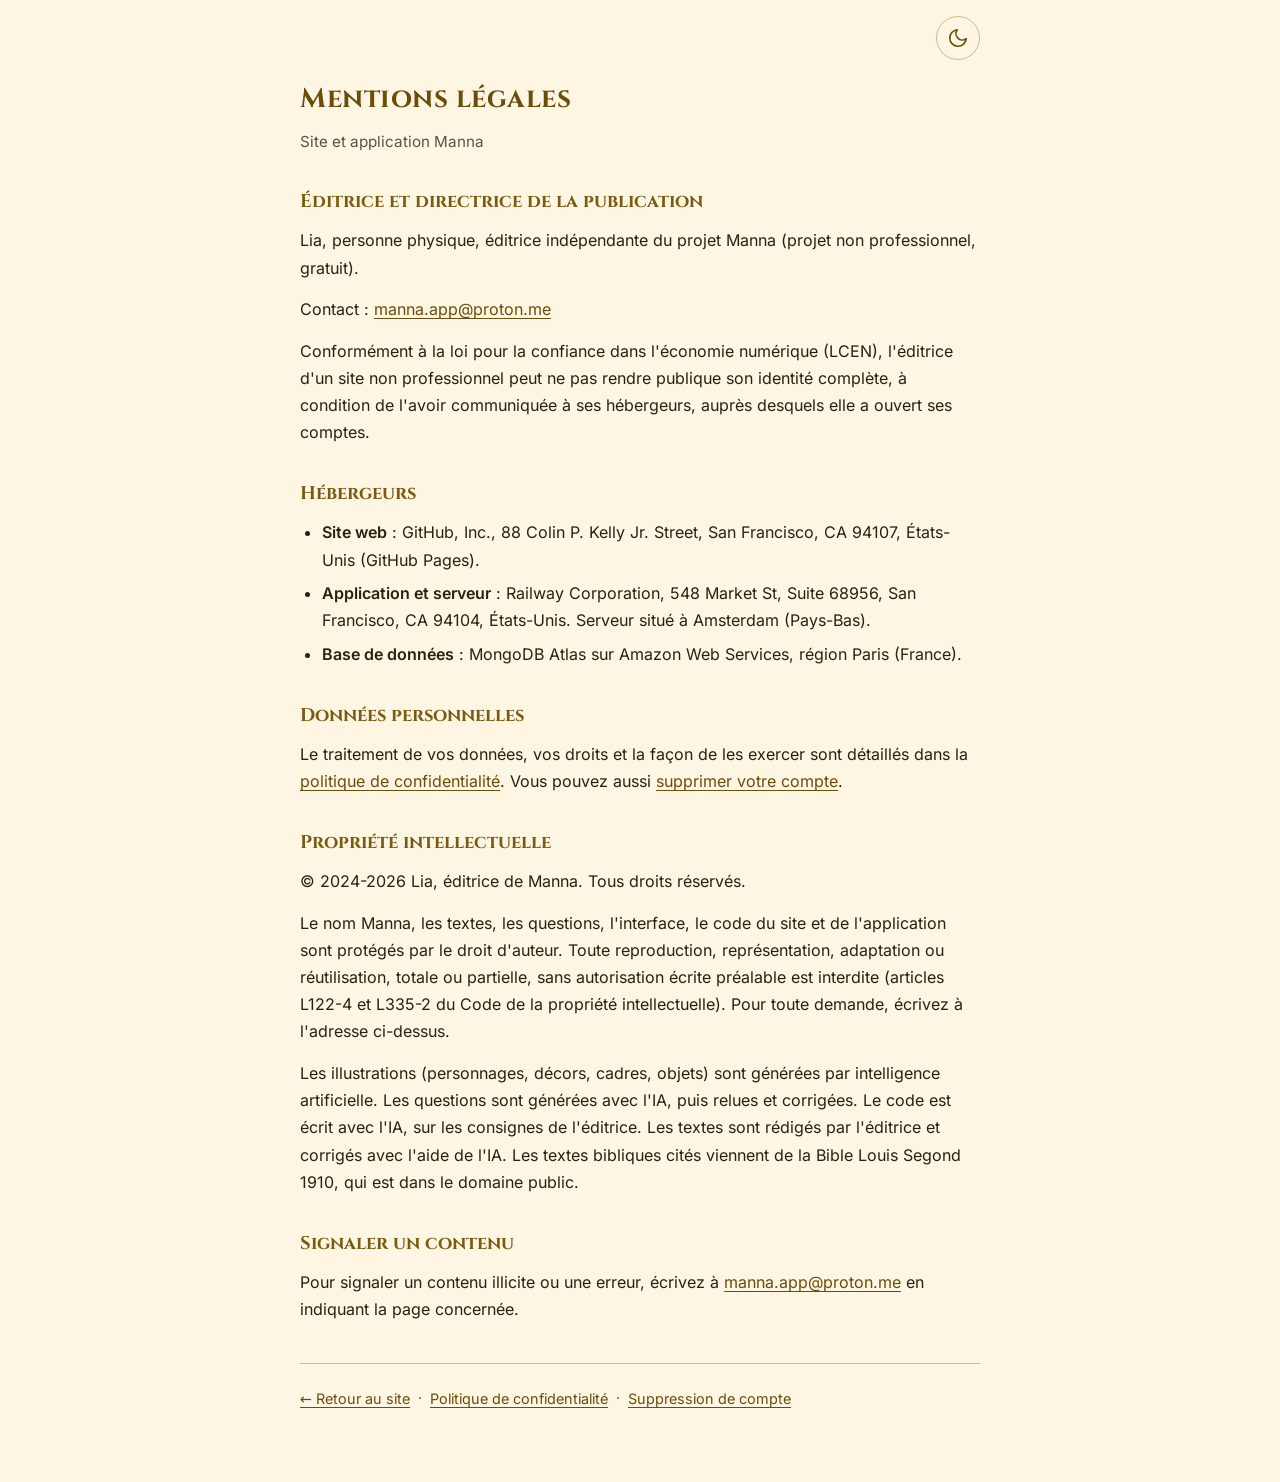
<file: mentions-legales.html>
<!DOCTYPE html>
<html lang="fr">
<head>
  <meta charset="UTF-8">
  <meta name="viewport" content="width=device-width, initial-scale=1.0">
  <!-- Aucune ressource externe n'est chargée : tout vient de ce site. -->
  <meta http-equiv="Content-Security-Policy" content="default-src 'none'; img-src 'self'; font-src 'self'; style-src 'self' 'unsafe-inline'; script-src 'self'; base-uri 'none'; form-action 'none'">
  <title>Mentions légales : Manna</title>
  <meta name="color-scheme" content="dark light">
  <meta name="theme-color" content="#2b2013" media="(prefers-color-scheme: dark)">
  <meta name="theme-color" content="#FDF6E3" media="(prefers-color-scheme: light)">
  <link rel="icon" href="favicon.ico" sizes="any">
  <link rel="icon" type="image/png" sizes="192x192" href="icon-192.png">
  <link rel="apple-touch-icon" href="apple-touch-icon.png">
  <link rel="stylesheet" href="assets/fonts.css">
  <script src="assets/theme.js"></script>
  <style>
    :root {
      color-scheme: dark;
      --ink: #2b2013;
      --ink-mid: #3a2c1a;
      --parch: #fdf6e3;
      --gold: #C9A84C;
      --gold-light: #E8C96A;
      --gray: #C4B8A0;
      --border: rgba(201,168,76,0.30);
      --focus: #E8C96A;
    }
    :root[data-theme="light"] {
      color-scheme: light;
      --ink: #FDF6E3;
      --ink-mid: #F3E8C8;
      --parch: #2b2013;
      --gold: #7A5A10;
      --gold-light: #6B4C0A;
      --gray: #5C5242;
      --border: rgba(122,90,16,0.38);
      --focus: #6B4C0A;
    }
    @media (prefers-color-scheme: light) {
      :root:not([data-theme="dark"]) {
        color-scheme: light;
        --ink: #FDF6E3;
        --ink-mid: #F3E8C8;
        --parch: #2b2013;
        --gold: #7A5A10;
        --gold-light: #6B4C0A;
        --gray: #5C5242;
        --border: rgba(122,90,16,0.38);
        --focus: #6B4C0A;
      }
    }
    * { box-sizing: border-box; margin: 0; padding: 0; }
    body {
      background: var(--ink);
      color: var(--parch);
      font-family: 'Inter', system-ui, -apple-system, 'Segoe UI', sans-serif;
      line-height: 1.7;
      padding: 1rem 1.25rem 4rem;
    }
    .wrap { max-width: 680px; margin: 0 auto; }
    .top { display: flex; justify-content: flex-end; margin-bottom: 1rem; }
    .skip-link {
      position: absolute; left: .75rem; top: -5rem; z-index: 300;
      background: var(--gold); color: var(--ink);
      font-weight: 600; padding: .7rem 1.1rem; border-radius: 6px; text-decoration: none;
    }
    .skip-link:focus { top: .75rem; }
    :focus-visible { outline: 3px solid var(--focus); outline-offset: 3px; border-radius: 4px; }
    main:focus { outline: none; }
    .theme-toggle {
      display: none; align-items: center; justify-content: center;
      width: 44px; height: 44px; border-radius: 50%;
      background: transparent; color: var(--gold-light);
      border: 1px solid var(--border); cursor: pointer;
    }
    .js .theme-toggle { display: inline-flex; }
    .theme-toggle svg { width: 22px; height: 22px; fill: none; stroke: currentColor; stroke-width: 1.8; stroke-linecap: round; stroke-linejoin: round; }
    .theme-toggle .icon-moon { display: none; }
    .theme-toggle[data-mode="light"] .icon-sun { display: none; }
    .theme-toggle[data-mode="light"] .icon-moon { display: block; }
    h1 {
      font-family: 'Cinzel', Georgia, serif;
      font-weight: 700;
      color: var(--gold-light);
      font-size: 1.7rem;
      margin-bottom: 0.4rem;
      letter-spacing: 0.5px;
    }
    .sub { color: var(--gray); font-size: 0.95rem; margin-bottom: 2rem; }
    h2 {
      font-family: 'Cinzel', Georgia, serif;
      font-weight: 700;
      color: var(--gold);
      font-size: 1.15rem;
      margin: 2rem 0 0.6rem;
    }
    p { margin-bottom: 0.9rem; }
    a { color: var(--gold-light); text-decoration: underline; text-underline-offset: .2em; }
    .card {
      background: var(--ink-mid);
      border: 1px solid var(--border);
      border-radius: 12px;
      padding: 1.25rem 1.4rem;
      margin: 1.2rem 0;
    }
    .mail {
      display: inline-block;
      font-weight: 600;
      color: var(--ink);
      background: var(--gold);
      padding: 0.6rem 1rem;
      border-radius: 8px;
      text-decoration: none;
      margin: 0.4rem 0;
    }
    ul { margin: 0.5rem 0 0.9rem 1.4rem; }
    li { margin-bottom: 0.4rem; }
    .foot { color: var(--gray); font-size: 0.9rem; margin-top: 2.5rem; border-top: 1px solid var(--border); padding-top: 1rem; }
    .foot a { display: inline-block; padding: .4rem 0; }
  </style>
</head>
<body>
  <a class="skip-link" href="#contenu">Aller au contenu</a>
  <div class="wrap">
    <div class="top">
      <button type="button" class="theme-toggle" data-theme-toggle aria-label="Changer de thème" title="Changer de thème">
        <svg class="icon-sun" viewBox="0 0 24 24" aria-hidden="true" focusable="false"><circle cx="12" cy="12" r="4"/><path d="M12 2v2M12 20v2M4.9 4.9l1.4 1.4M17.7 17.7l1.4 1.4M2 12h2M20 12h2M4.9 19.1l1.4-1.4M17.7 6.3l1.4-1.4"/></svg>
        <svg class="icon-moon" viewBox="0 0 24 24" aria-hidden="true" focusable="false"><path d="M21 12.8A9 9 0 1 1 11.2 3a7 7 0 0 0 9.8 9.8z"/></svg>
      </button>
    </div>

    <main id="contenu" tabindex="-1">
    <h1>Mentions légales</h1>
    <p class="sub">Site et application Manna</p>

    <h2>Éditrice et directrice de la publication</h2>
    <p>Lia, personne physique, éditrice indépendante du projet Manna (projet non professionnel, gratuit).</p>
    <p>Contact : <a href="mailto:manna.app@proton.me">manna.app@proton.me</a></p>
    <p>Conformément à la loi pour la confiance dans l'économie numérique (LCEN), l'éditrice d'un site non professionnel peut ne pas rendre publique son identité complète, à condition de l'avoir communiquée à ses hébergeurs, auprès desquels elle a ouvert ses comptes.</p>

    <h2>Hébergeurs</h2>
    <ul>
      <li><strong>Site web</strong> : GitHub, Inc., 88 Colin P. Kelly Jr. Street, San Francisco, CA 94107, États-Unis (GitHub Pages).</li>
      <li><strong>Application et serveur</strong> : Railway Corporation, 548 Market St, Suite 68956, San Francisco, CA 94104, États-Unis. Serveur situé à Amsterdam (Pays-Bas).</li>
      <li><strong>Base de données</strong> : MongoDB Atlas sur Amazon Web Services, région Paris (France).</li>
    </ul>

    <h2>Données personnelles</h2>
    <p>Le traitement de vos données, vos droits et la façon de les exercer sont détaillés dans la <a href="index.html#confidentialite">politique de confidentialité</a>. Vous pouvez aussi <a href="suppression-compte.html">supprimer votre compte</a>.</p>

    <h2>Propriété intellectuelle</h2>
    <p>© 2024-2026 Lia, éditrice de Manna. Tous droits réservés.</p>
    <p>Le nom Manna, les textes, les questions, l'interface, le code du site et de l'application sont protégés par le droit d'auteur. Toute reproduction, représentation, adaptation ou réutilisation, totale ou partielle, sans autorisation écrite préalable est interdite (articles L122-4 et L335-2 du Code de la propriété intellectuelle). Pour toute demande, écrivez à l'adresse ci-dessus.</p>
    <p>Les illustrations (personnages, décors, cadres, objets) sont générées par intelligence artificielle. Les questions sont générées avec l'IA, puis relues et corrigées. Le code est écrit avec l'IA, sur les consignes de l'éditrice. Les textes sont rédigés par l'éditrice et corrigés avec l'aide de l'IA. Les textes bibliques cités viennent de la Bible Louis Segond 1910, qui est dans le domaine public.</p>

    <h2>Signaler un contenu</h2>
    <p>Pour signaler un contenu illicite ou une erreur, écrivez à <a href="mailto:manna.app@proton.me">manna.app@proton.me</a> en indiquant la page concernée.</p>

    <div class="foot">
      <a href="index.html">← Retour au site</a>
      &nbsp;·&nbsp;
      <a href="index.html#confidentialite">Politique de confidentialité</a>
      &nbsp;·&nbsp;
      <a href="suppression-compte.html">Suppression de compte</a>
    </div>
    </main>
  </div>
</body>
</html>
</file>
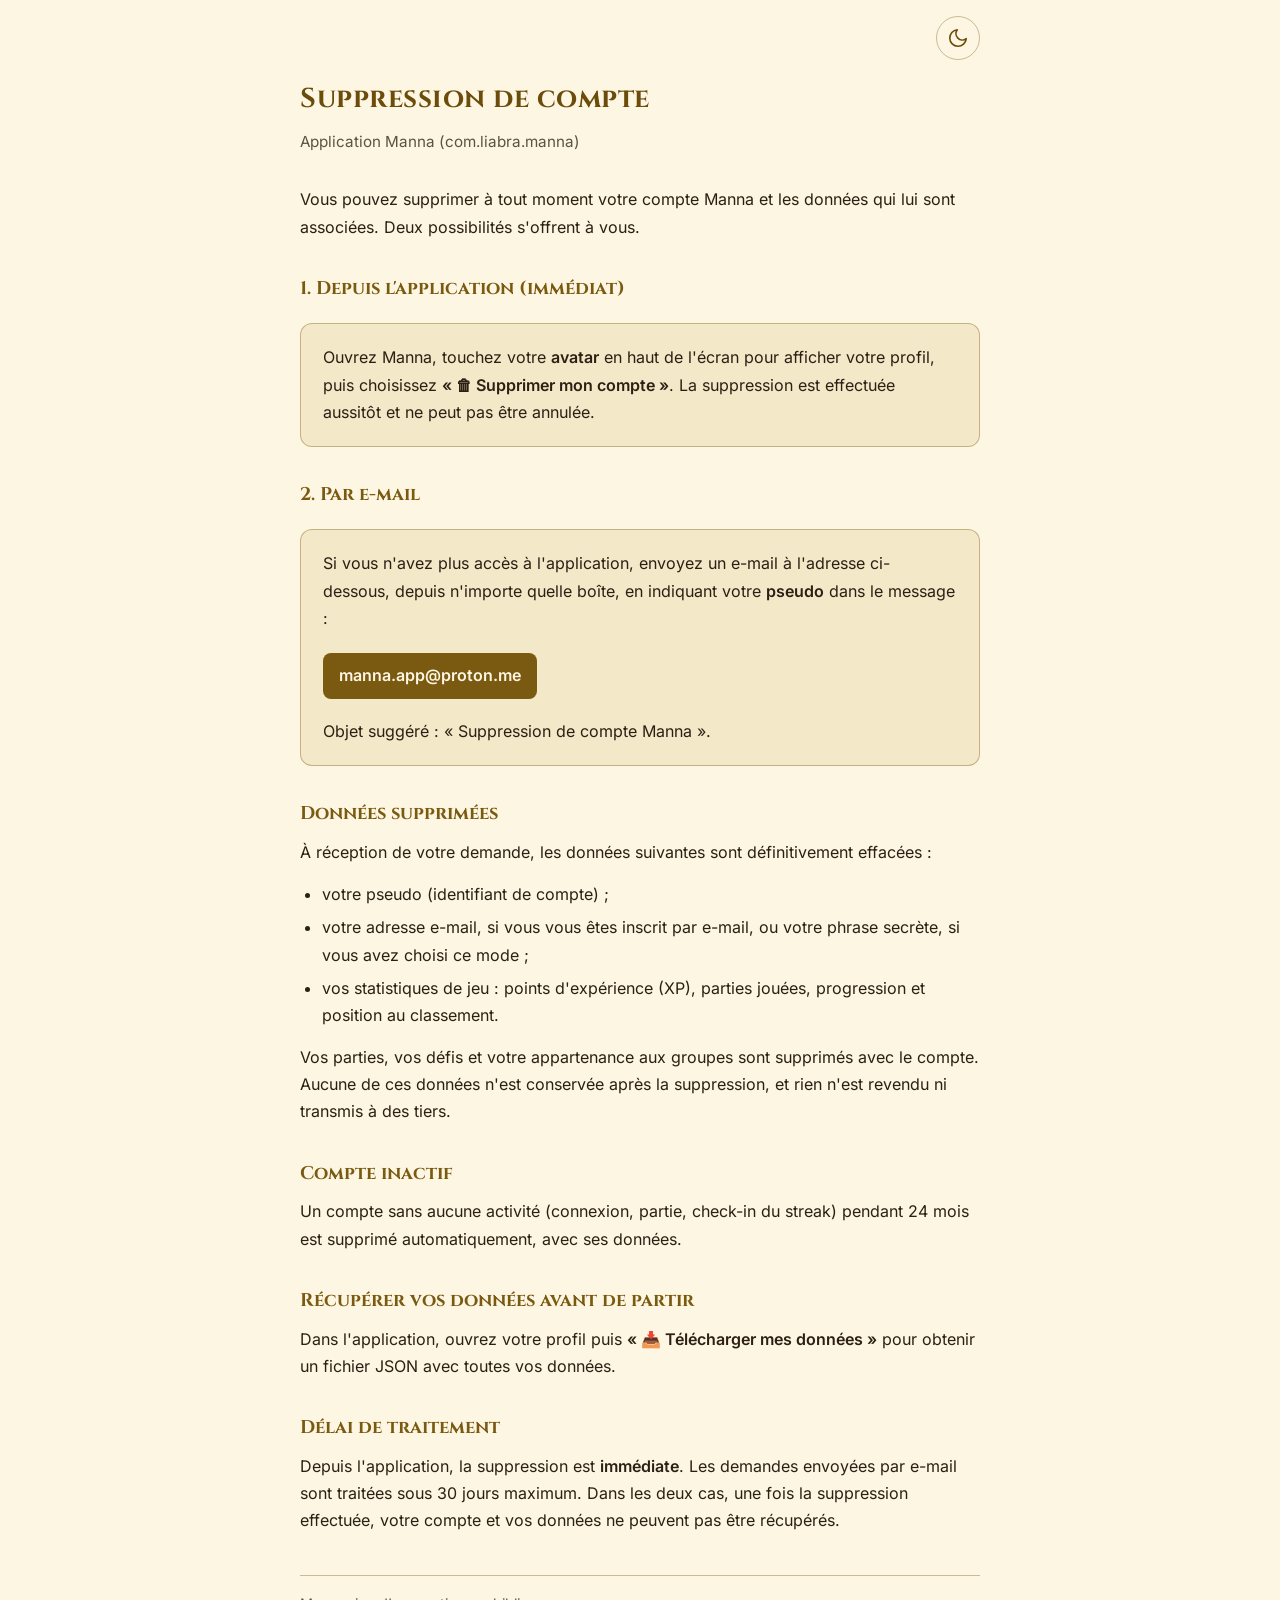
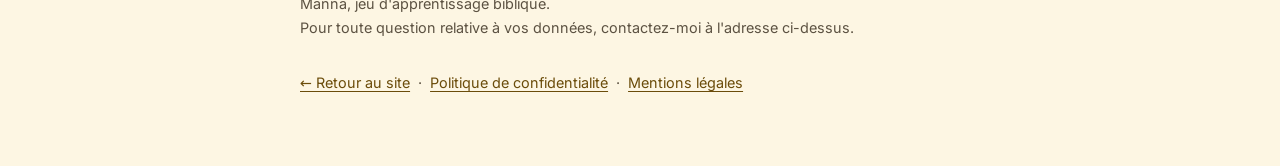
<file: suppression-compte.html>
<!DOCTYPE html>
<html lang="fr">
<head>
  <meta charset="UTF-8">
  <meta name="viewport" content="width=device-width, initial-scale=1.0">
  <!-- Aucune ressource externe n'est chargée : tout vient de ce site. -->
  <meta http-equiv="Content-Security-Policy" content="default-src 'none'; img-src 'self'; font-src 'self'; style-src 'self' 'unsafe-inline'; script-src 'self'; base-uri 'none'; form-action 'none'">
  <title>Suppression de compte : Manna</title>
  <meta name="color-scheme" content="dark light">
  <meta name="theme-color" content="#2b2013" media="(prefers-color-scheme: dark)">
  <meta name="theme-color" content="#FDF6E3" media="(prefers-color-scheme: light)">
  <link rel="icon" href="favicon.ico" sizes="any">
  <link rel="icon" type="image/png" sizes="192x192" href="icon-192.png">
  <link rel="apple-touch-icon" href="apple-touch-icon.png">
  <link rel="stylesheet" href="assets/fonts.css">
  <script src="assets/theme.js"></script>
  <style>
    :root {
      color-scheme: dark;
      --ink: #2b2013;
      --ink-mid: #3a2c1a;
      --parch: #fdf6e3;
      --gold: #C9A84C;
      --gold-light: #E8C96A;
      --gray: #C4B8A0;
      --border: rgba(201,168,76,0.30);
      --focus: #E8C96A;
    }
    :root[data-theme="light"] {
      color-scheme: light;
      --ink: #FDF6E3;
      --ink-mid: #F3E8C8;
      --parch: #2b2013;
      --gold: #7A5A10;
      --gold-light: #6B4C0A;
      --gray: #5C5242;
      --border: rgba(122,90,16,0.38);
      --focus: #6B4C0A;
    }
    @media (prefers-color-scheme: light) {
      :root:not([data-theme="dark"]) {
        color-scheme: light;
        --ink: #FDF6E3;
        --ink-mid: #F3E8C8;
        --parch: #2b2013;
        --gold: #7A5A10;
        --gold-light: #6B4C0A;
        --gray: #5C5242;
        --border: rgba(122,90,16,0.38);
        --focus: #6B4C0A;
      }
    }
    * { box-sizing: border-box; margin: 0; padding: 0; }
    body {
      background: var(--ink);
      color: var(--parch);
      font-family: 'Inter', system-ui, -apple-system, 'Segoe UI', sans-serif;
      line-height: 1.7;
      padding: 1rem 1.25rem 4rem;
    }
    .wrap { max-width: 680px; margin: 0 auto; }
    .top { display: flex; justify-content: flex-end; margin-bottom: 1rem; }
    .skip-link {
      position: absolute; left: .75rem; top: -5rem; z-index: 300;
      background: var(--gold); color: var(--ink);
      font-weight: 600; padding: .7rem 1.1rem; border-radius: 6px; text-decoration: none;
    }
    .skip-link:focus { top: .75rem; }
    :focus-visible { outline: 3px solid var(--focus); outline-offset: 3px; border-radius: 4px; }
    main:focus { outline: none; }
    .theme-toggle {
      display: none; align-items: center; justify-content: center;
      width: 44px; height: 44px; border-radius: 50%;
      background: transparent; color: var(--gold-light);
      border: 1px solid var(--border); cursor: pointer;
    }
    .js .theme-toggle { display: inline-flex; }
    .theme-toggle svg { width: 22px; height: 22px; fill: none; stroke: currentColor; stroke-width: 1.8; stroke-linecap: round; stroke-linejoin: round; }
    .theme-toggle .icon-moon { display: none; }
    .theme-toggle[data-mode="light"] .icon-sun { display: none; }
    .theme-toggle[data-mode="light"] .icon-moon { display: block; }
    h1 {
      font-family: 'Cinzel', Georgia, serif;
      font-weight: 700;
      color: var(--gold-light);
      font-size: 1.7rem;
      margin-bottom: 0.4rem;
      letter-spacing: 0.5px;
    }
    .sub { color: var(--gray); font-size: 0.95rem; margin-bottom: 2rem; }
    h2 {
      font-family: 'Cinzel', Georgia, serif;
      font-weight: 700;
      color: var(--gold);
      font-size: 1.15rem;
      margin: 2rem 0 0.6rem;
    }
    p { margin-bottom: 0.9rem; }
    a { color: var(--gold-light); text-decoration: underline; text-underline-offset: .2em; }
    .card {
      background: var(--ink-mid);
      border: 1px solid var(--border);
      border-radius: 12px;
      padding: 1.25rem 1.4rem;
      margin: 1.2rem 0;
    }
    .mail {
      display: inline-block;
      font-weight: 600;
      color: var(--ink);
      background: var(--gold);
      padding: 0.6rem 1rem;
      border-radius: 8px;
      text-decoration: none;
      margin: 0.4rem 0;
    }
    ul { margin: 0.5rem 0 0.9rem 1.4rem; }
    li { margin-bottom: 0.4rem; }
    .foot { color: var(--gray); font-size: 0.9rem; margin-top: 2.5rem; border-top: 1px solid var(--border); padding-top: 1rem; }
    .foot a { display: inline-block; padding: .4rem 0; }
  </style>
</head>
<body>
  <a class="skip-link" href="#contenu">Aller au contenu</a>
  <div class="wrap">
    <div class="top">
      <button type="button" class="theme-toggle" data-theme-toggle aria-label="Changer de thème" title="Changer de thème">
        <svg class="icon-sun" viewBox="0 0 24 24" aria-hidden="true" focusable="false"><circle cx="12" cy="12" r="4"/><path d="M12 2v2M12 20v2M4.9 4.9l1.4 1.4M17.7 17.7l1.4 1.4M2 12h2M20 12h2M4.9 19.1l1.4-1.4M17.7 6.3l1.4-1.4"/></svg>
        <svg class="icon-moon" viewBox="0 0 24 24" aria-hidden="true" focusable="false"><path d="M21 12.8A9 9 0 1 1 11.2 3a7 7 0 0 0 9.8 9.8z"/></svg>
      </button>
    </div>

    <main id="contenu" tabindex="-1">
    <h1>Suppression de compte</h1>
    <p class="sub">Application Manna (com.liabra.manna)</p>

    <p>Vous pouvez supprimer à tout moment votre compte Manna et les données qui lui sont associées. Deux possibilités s'offrent à vous.</p>

    <h2>1. Depuis l'application (immédiat)</h2>
    <div class="card">
      <p style="margin-bottom:0;">Ouvrez Manna, touchez votre <strong>avatar</strong> en haut de l'écran pour afficher votre profil, puis choisissez <strong>« <span aria-hidden="true">🗑</span> Supprimer mon compte »</strong>. La suppression est effectuée aussitôt et ne peut pas être annulée.</p>
    </div>

    <h2>2. Par e-mail</h2>
    <div class="card">
      <p>Si vous n'avez plus accès à l'application, envoyez un e-mail à l'adresse ci-dessous, depuis n'importe quelle boîte, en indiquant votre <strong>pseudo</strong> dans le message :</p>
      <a class="mail" href="mailto:manna.app@proton.me?subject=Suppression%20de%20compte%20Manna">manna.app@proton.me</a>
      <p style="margin-top:0.8rem; margin-bottom:0;">Objet suggéré : « Suppression de compte Manna ».</p>
    </div>

    <h2>Données supprimées</h2>
    <p>À réception de votre demande, les données suivantes sont définitivement effacées :</p>
    <ul>
      <li>votre pseudo (identifiant de compte) ;</li>
      <li>votre adresse e-mail, si vous vous êtes inscrit par e-mail, ou votre phrase secrète, si vous avez choisi ce mode ;</li>
      <li>vos statistiques de jeu : points d'expérience (XP), parties jouées, progression et position au classement.</li>
    </ul>
    <p>Vos parties, vos défis et votre appartenance aux groupes sont supprimés avec le compte. Aucune de ces données n'est conservée après la suppression, et rien n'est revendu ni transmis à des tiers.</p>

    <h2>Compte inactif</h2>
    <p>Un compte sans aucune activité (connexion, partie, check-in du streak) pendant 24 mois est supprimé automatiquement, avec ses données.</p>

    <h2>Récupérer vos données avant de partir</h2>
    <p>Dans l'application, ouvrez votre profil puis <strong>« <span aria-hidden="true">📥</span> Télécharger mes données »</strong> pour obtenir un fichier JSON avec toutes vos données.</p>

    <h2>Délai de traitement</h2>
    <p>Depuis l'application, la suppression est <strong>immédiate</strong>. Les demandes envoyées par e-mail sont traitées sous 30 jours maximum. Dans les deux cas, une fois la suppression effectuée, votre compte et vos données ne peuvent pas être récupérés.</p>

    <div class="foot">
      Manna, jeu d'apprentissage biblique.<br>
      Pour toute question relative à vos données, contactez-moi à l'adresse ci-dessus.<br><br>
      <a href="index.html">← Retour au site</a>
      &nbsp;·&nbsp;
      <a href="index.html#confidentialite">Politique de confidentialité</a>
      &nbsp;·&nbsp;
      <a href="mentions-legales.html">Mentions légales</a>
    </div>
    </main>
  </div>
</body>
</html>
</file>
<file: assets/fonts.css>
/* Polices hébergées sur le site (aucune requête vers Google Fonts).
   Cinzel et Inter : licence SIL Open Font License, voir les fichiers LICENSE dans assets/fonts/. */

@font-face {
  font-family: 'Cinzel';
  font-style: normal;
  font-weight: 600;
  font-display: swap;
  src: url('fonts/cinzel-latin-600-normal.woff2') format('woff2');
  unicode-range: U+0000-00FF, U+0131, U+0152-0153, U+02BB-02BC, U+02C6, U+02DA, U+02DC, U+0304, U+0308, U+0329, U+2000-206F, U+20AC, U+2122, U+2191, U+2193, U+2212, U+2215, U+FEFF, U+FFFD;
}

@font-face {
  font-family: 'Cinzel';
  font-style: normal;
  font-weight: 700;
  font-display: swap;
  src: url('fonts/cinzel-latin-700-normal.woff2') format('woff2');
  unicode-range: U+0000-00FF, U+0131, U+0152-0153, U+02BB-02BC, U+02C6, U+02DA, U+02DC, U+0304, U+0308, U+0329, U+2000-206F, U+20AC, U+2122, U+2191, U+2193, U+2212, U+2215, U+FEFF, U+FFFD;
}

@font-face {
  font-family: 'Inter';
  font-style: normal;
  font-weight: 400;
  font-display: swap;
  src: url('fonts/inter-latin-400-normal.woff2') format('woff2');
  unicode-range: U+0000-00FF, U+0131, U+0152-0153, U+02BB-02BC, U+02C6, U+02DA, U+02DC, U+0304, U+0308, U+0329, U+2000-206F, U+20AC, U+2122, U+2191, U+2193, U+2212, U+2215, U+FEFF, U+FFFD;
}

@font-face {
  font-family: 'Inter';
  font-style: normal;
  font-weight: 500;
  font-display: swap;
  src: url('fonts/inter-latin-500-normal.woff2') format('woff2');
  unicode-range: U+0000-00FF, U+0131, U+0152-0153, U+02BB-02BC, U+02C6, U+02DA, U+02DC, U+0304, U+0308, U+0329, U+2000-206F, U+20AC, U+2122, U+2191, U+2193, U+2212, U+2215, U+FEFF, U+FFFD;
}

@font-face {
  font-family: 'Inter';
  font-style: normal;
  font-weight: 600;
  font-display: swap;
  src: url('fonts/inter-latin-600-normal.woff2') format('woff2');
  unicode-range: U+0000-00FF, U+0131, U+0152-0153, U+02BB-02BC, U+02C6, U+02DA, U+02DC, U+0304, U+0308, U+0329, U+2000-206F, U+20AC, U+2122, U+2191, U+2193, U+2212, U+2215, U+FEFF, U+FFFD;
}
</file>
